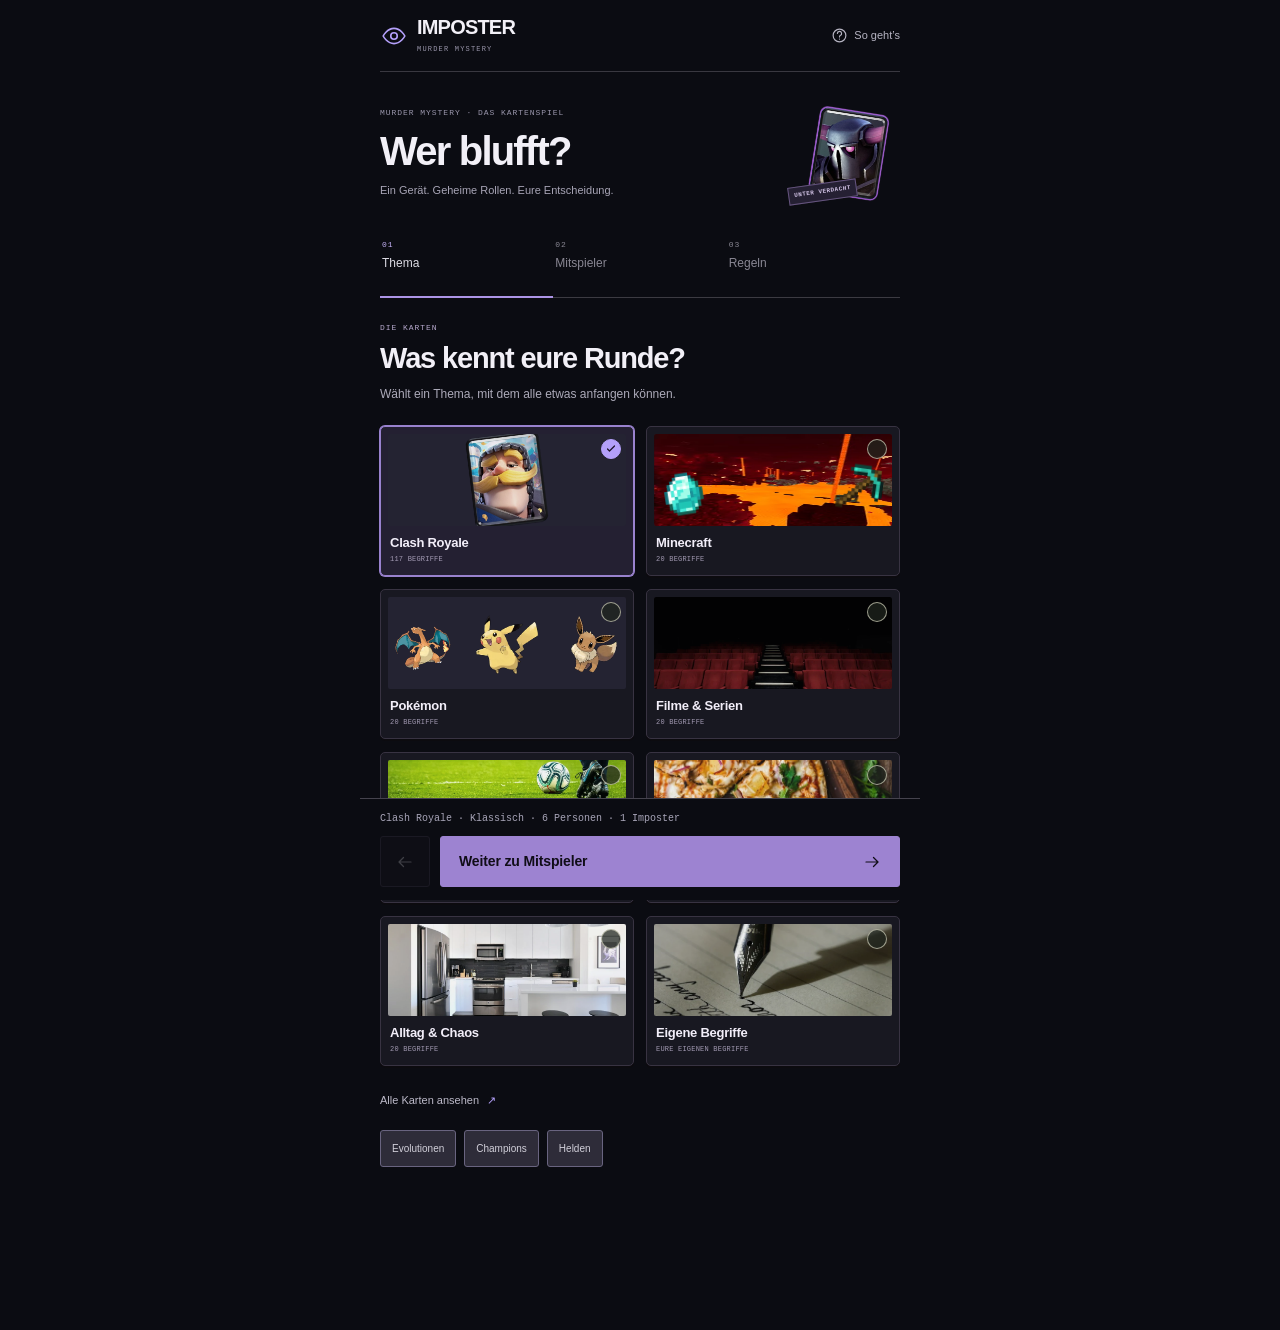
<file: index.html>
<!doctype html>
<html lang="de">
<head>
<meta charset="utf-8">
<meta name="viewport" content="width=device-width, initial-scale=1, viewport-fit=cover, interactive-widget=resizes-content">
<meta name="theme-color" content="#0b0c12">
<meta name="description" content="Ein Begriff, geheime Rollen und jede Menge Verdacht. Spielt Imposter mit Clash Royale, Minecraft, Pokémon, Filmen oder eigenen Begriffen. Gemeinsam an einem Gerät.">
<title>Imposter | Karten auf den Tisch</title>
<link rel="icon" href="assets/favicon.svg" type="image/svg+xml">
<link rel="stylesheet" href="assets/styles.css">
<link rel="stylesheet" href="assets/mobile.css">
<script defer src="assets/theme-art.js"></script>
<script defer src="assets/data.js"></script>
<script defer src="assets/engine.js"></script>
<script defer src="assets/preferences.js"></script>
<script defer src="assets/app.js"></script>
</head>
<body>
<a class="skip" href="#main">Zum Spiel</a>
<svg class="sprite" aria-hidden="true" xmlns="http://www.w3.org/2000/svg"><defs>
<symbol id="eye" viewBox="0 0 24 24"><path d="M2 12s3.5-7 10-7 10 7 10 7-3.5 7-10 7S2 12 2 12Z"/><circle cx="12" cy="12" r="3"/></symbol>
<symbol id="mask" viewBox="0 0 160 120"><path d="M12 29 45 12l35 14 35-14 33 17-8 52-29 25-31-16-31 16L20 81Z"/><path d="m33 48 31 7-10 15-19-5Zm94 0-31 7 10 15 19-5Z"/><path d="m73 71 7-14 7 14M61 89l19-8 19 8"/></symbol>
<symbol id="crown" viewBox="0 0 48 48"><path d="m7 14 9 8L24 8l8 14 9-8-5 23H12Z"/><path d="M13 41h22M17 29h14"/><circle cx="24" cy="7" r="2"/></symbol>
<symbol id="cube" viewBox="0 0 48 48"><path d="m24 5 18 10v20L24 45 6 35V15Z"/><path d="m6 15 18 10 18-10M24 25v20M15 10l18 10"/><path d="M14 23v8l5 3M34 23v8l-5 3"/></symbol>
<symbol id="orb" viewBox="0 0 48 48"><circle cx="24" cy="24" r="19"/><path d="M5 24h12m14 0h12"/><circle cx="24" cy="24" r="7"/><circle cx="24" cy="24" r="2"/></symbol>
<symbol id="film" viewBox="0 0 48 48"><rect x="6" y="6" width="36" height="36" rx="4"/><path d="M14 6v36M34 6v36M6 15h8m-8 9h8m-8 9h8m20-18h8m-8 9h8m-8 9h8m-20-2V17l9 7Z"/></symbol>
<symbol id="ball" viewBox="0 0 48 48"><circle cx="24" cy="24" r="19"/><path d="m24 14 10 7-4 11H18l-4-11Zm0 0V5M14 21l-9-3m13 14-6 8m18-8 6 8m-2-19 9-3"/></symbol>
<symbol id="food" viewBox="0 0 48 48"><path d="M8 22c0-19 32-19 32 0Zm-2 6h36M9 34h30l-2 7H11ZM14 17h1m8-5h1m8 5h1"/></symbol>
<symbol id="bolt" viewBox="0 0 48 48"><path d="M28 4 9 28h13l-2 16 19-25H26Z"/></symbol>
<symbol id="edit" viewBox="0 0 48 48"><path d="m11 32 22-22 7 7-22 22-10 3Zm17-17 7 7M27 41h14"/></symbol>
<symbol id="users" viewBox="0 0 24 24"><circle cx="9" cy="8" r="3"/><path d="M3 20v-3a6 6 0 0 1 12 0v3m2-14a3 3 0 0 1 0 6m1 3a5 5 0 0 1 3 5"/></symbol>
<symbol id="arrow" viewBox="0 0 24 24"><path d="M4 12h16m-6-6 6 6-6 6"/></symbol>
<symbol id="shield" viewBox="0 0 24 24"><path d="m12 3 8 3v6c0 5-8 9-8 9S4 17 4 12V6Z"/><path d="m8 12 3 3 5-6"/></symbol>
<symbol id="clock" viewBox="0 0 24 24"><circle cx="12" cy="13" r="8"/><path d="M9 2h6m-3 3v8l4 2"/></symbol>
<symbol id="x" viewBox="0 0 24 24"><path d="m6 6 12 12M6 18 18 6"/></symbol>
<symbol id="check" viewBox="0 0 24 24"><path d="m5 12 4 4L19 6"/></symbol>
<symbol id="help" viewBox="0 0 24 24"><circle cx="12" cy="12" r="9"/><path d="M9 9a3 3 0 1 1 4 3c-1 .5-1 1-1 2m0 3h.01"/></symbol>
<symbol id="play" viewBox="0 0 24 24"><path d="m8 5 11 7-11 7Z"/></symbol>
<symbol id="pause" viewBox="0 0 24 24"><path d="M8 5v14M16 5v14"/></symbol>
<symbol id="lock" viewBox="0 0 24 24"><rect x="5" y="10" width="14" height="11" rx="3"/><path d="M8 10V7a4 4 0 0 1 8 0v3m-4 5v2"/></symbol>
<symbol id="back" viewBox="0 0 24 24"><path d="M20 12H4m6-6-6 6 6 6"/></symbol>
<symbol id="refresh" viewBox="0 0 24 24"><path d="M20 8a8 8 0 1 0 0 8m0-13v5h-5"/></symbol>
</defs></svg>
<div class="ambient" aria-hidden="true"></div>
<div class="app-shell">
<aside class="sidebar">
 <a class="logo" href="./" aria-label="Imposter Startseite"><span class="logo-mark"><svg><use href="#eye"/></svg></span><span>IMPOSTER<span class="logo-sub">MURDER MYSTERY</span></span></a>
 <div class="side-label micro">IMPOSTER</div>
 <button class="side-item active" id="nav-play"><svg class="icon"><use href="#play"/></svg>Spielen<span class="side-dot"></span></button>
 <button class="side-item" data-help><svg class="icon"><use href="#help"/></svg>So geht’s</button>
 <div class="side-bottom"><div class="device-graphic" aria-hidden="true"><svg class="icon"><use href="#users"/></svg><span>+ + +</span></div><p>Ein Gerät.<br>Alle unter Verdacht.</p><span class="micro">3 BIS 12 PERSONEN · LOKAL</span><a href="https://github.com/TheSimonMC/clashroyale-imposter" class="source-link" target="_blank" rel="noopener noreferrer">Ein Projekt von RcnTV ↗</a></div>
</aside>
<div class="workspace">
<header class="topbar"><div class="breadcrumb micro">SPIELRAUM <span>/</span> <strong id="breadcrumb">NEUE RUNDE</strong></div><button class="how-link" data-help><svg class="icon"><use href="#help"/></svg><span>Spielregeln</span></button><span class="local-badge"><i></i> Gemeinsam an einem Gerät</span></header>
<main id="main" tabindex="-1">
<section id="setup-view" class="view">
 <div class="case-header"><div><span class="case-kicker">MURDER MYSTERY · DAS KARTENSPIEL</span><h1>Wer blufft?</h1><p>Ein Gerät. Geheime Rollen. Eure Entscheidung.</p></div><div class="case-illustration" aria-hidden="true"><img src="assets/images/pekka.webp" alt=""><span class="case-stamp">UNTER VERDACHT</span></div></div>
 <section class="saved-group" id="saved-group" aria-label="Gespeicherte Gruppe" hidden><div class="saved-group-top"><span class="saved-label"><svg class="icon"><use href="#check"/></svg>Gruppe gespeichert</span><button id="edit-saved" class="text-button">Ändern</button></div><p id="saved-names"></p><button id="quick-start" class="button secondary full"><svg class="icon"><use href="#refresh"/></svg>Mit gleicher Gruppe starten</button></section>
 <nav class="setup-progress" aria-label="Runde vorbereiten"><button data-setup-step="0" aria-current="step" aria-controls="step-theme"><span>01</span>Thema</button><button data-setup-step="1" aria-controls="step-group"><span>02</span>Mitspieler</button><button data-setup-step="2" aria-controls="step-rules"><span>03</span>Regeln</button><span class="step-track" aria-hidden="true"><i id="step-indicator"></i></span></nav>
 <p id="setup-error" class="form-error" role="alert" hidden></p>
 <section id="step-theme" class="setup-step" data-step="0" aria-labelledby="theme-title"><div class="step-heading"><span class="case-kicker">DIE KARTEN</span><h2 id="theme-title" tabindex="-1">Was kennt eure Runde?</h2><p>Wählt ein Thema, mit dem alle etwas anfangen können.</p></div><div id="themes" class="theme-grid" role="group" aria-label="Themenwelt wählen"></div><div id="clash-options" class="clash-options"><button type="button" id="view-deck" class="text-button">Alle Karten ansehen <span>↗</span></button><div class="filter-chips"><label><input id="evo" type="checkbox" checked><span>Evolutionen</span></label><label><input id="champions" type="checkbox" checked><span>Champions</span></label><label><input id="heroes" type="checkbox" checked><span>Helden</span></label></div></div><div id="custom-options" class="custom-options" hidden><label for="custom-words">Eure Begriffe</label><p>Ein Begriff pro Zeile. Für Undercover: <code>Pizza | Flammkuchen | Aus dem Ofen</code>. Mindestens 6 verschiedene Begriffe.</p><textarea id="custom-words" rows="6" maxlength="12000" placeholder="Pizza | Flammkuchen | Aus dem Ofen&#10;Kaffee | Espresso | Hilft am Morgen"></textarea><span id="custom-count" class="micro muted">0 BEGRIFFE</span></div></section>
 <section id="step-group" class="setup-step" data-step="1" aria-labelledby="party-title" hidden><div class="step-heading"><span class="case-kicker">DIE VERDÄCHTIGEN</span><h2 id="party-title" tabindex="-1">Wer sitzt am Tisch?</h2><p>Namen eintragen. Beim nächsten Mal stehen sie schon hier.</p></div><div class="group-count"><label for="player-count">Mitspieler</label><div class="stepper"><button type="button" id="players-minus" aria-label="Eine Person weniger">−</button><output id="player-count" aria-live="polite">6</output><button type="button" id="players-plus" aria-label="Eine Person mehr">+</button></div></div><div class="names-label"><span class="micro muted">EURE NAMEN</span><button id="shuffle-names" class="text-button">Mischen <svg class="icon"><use href="#refresh"/></svg></button></div><div id="names" class="names-grid"></div><p class="save-feedback" id="save-feedback" role="status"><svg class="icon"><use href="#check"/></svg><span>Namen bleiben auf diesem Gerät.</span></p></section>
 <section id="step-rules" class="setup-step" data-step="2" aria-labelledby="rules-title" hidden><div class="step-heading"><span class="case-kicker">DIE SPIELREGELN</span><h2 id="rules-title" tabindex="-1">Wie spielt ihr?</h2><p>Für den Anfang passt Klassisch. Die Auswahl bleibt gespeichert.</p></div><div class="mode-list" id="modes" role="group" aria-label="Spielmodus wählen"></div><div class="rule-settings"><div class="rule-setting-row"><div><label for="imposter-count">Imposter</label><p id="imposter-note">Die Imposter bleiben in der Minderheit.</p></div><select id="imposter-count" aria-describedby="imposter-note"></select></div><div class="timer-setting"><label for="timer-setting">Zeit zum Diskutieren</label><select id="timer-setting"><option value="0">Ohne Zeitlimit</option><option value="60">1 Minute</option><option value="180" selected>3 Minuten</option><option value="300">5 Minuten</option></select></div><label class="switch-row" id="hint-setting"><span><strong>Tipp für Imposter</strong><small>Ein fester Hinweis auf den Begriff.</small></span><input type="checkbox" id="hints" checked role="switch"><span class="toggle" aria-hidden="true"></span></label><label class="switch-row"><span><strong>Rollen erst am Ende zeigen</strong><small>Ausgeschiedene bleiben geheim.</small></span><input type="checkbox" id="anonymous" role="switch"><span class="toggle" aria-hidden="true"></span></label></div><button class="text-button rules-help" data-help><svg class="icon"><use href="#help"/></svg>So funktioniert das Spiel</button></section>
 <div class="setup-dock"><p id="start-summary" class="start-summary"></p><div class="dock-actions"><button id="setup-back" class="dock-back" aria-label="Vorheriger Schritt" disabled><svg class="icon"><use href="#back"/></svg></button><button id="setup-next" class="button primary">Weiter zu Mitspieler<svg class="icon"><use href="#arrow"/></svg></button><button id="start-game" class="button primary" hidden>Karten verteilen<svg class="icon"><use href="#arrow"/></svg></button></div></div>
</section>
<section id="reveal-view" class="view game-view" hidden aria-labelledby="turn-title">
 <div class="game-toolbar"><button class="text-button exit-game"><svg class="icon"><use href="#back"/></svg>Zur Lobby</button><span class="phase-pill">01 / ROLLEN VERTEILEN</span><span id="reveal-progress" class="micro muted"></span></div>
 <div class="game-centered"><span class="eyebrow">DAS GERÄT GEHÖRT JETZT</span><h1 id="turn-title" class="player-heading" tabindex="-1"></h1><p class="game-subtitle" id="turn-instruction">Nur du schaust hin. Die anderen drehen sich kurz weg.</p>
 <div class="card-perspective"><button id="secret-card" class="secret-card" aria-label="Gedrückt halten, um deine Rolle anzusehen. Mit Leertaste oder Enter ebenfalls gedrückt halten." aria-describedby="hold-instruction"><span id="secret-cover" class="secret-cover"><span class="secret-micro micro">AKTE · IMPOSTER</span><span class="mystery-question" aria-hidden="true">?</span><span class="confidential-stamp" aria-hidden="true">VERTRAULICH</span><span class="secret-cover-label">Deine Rolle.</span><span class="secret-cover-sub">Gedrückt halten zum Aufdecken</span><span class="secret-lock"><svg class="icon"><use href="#lock"/></svg></span></span><span id="secret-content" class="secret-content" hidden></span></button></div>
 <p class="hold-instruction" id="hold-instruction">Loslassen verdeckt die Karte sofort.</p><button class="text-button accessible-reveal" id="accessible-reveal">Karte per Klick anzeigen</button>
 <button id="next-player" class="button primary next-player" disabled>Gesehen. Weitergeben.<svg class="icon"><use href="#arrow"/></svg></button><div class="handoff-dots" id="handoff-dots" aria-hidden="true"></div>
 </div>
</section>
<section id="discussion-view" class="view game-view" hidden aria-labelledby="discussion-title"><div class="game-toolbar"><button class="text-button exit-game"><svg class="icon"><use href="#back"/></svg>Zur Lobby</button><span class="phase-pill">02 / HINWEISE & VERDACHT</span><span class="micro muted" id="round-number"></span></div><div class="game-centered discussion-centered"><span class="eyebrow" id="discussion-theme"></span><h1 class="stage-heading" id="discussion-title" tabindex="-1">Wer spielt<br><em>euch etwas vor?</em></h1><p class="game-subtitle" id="starter-text"></p><div class="timer-display" id="timer-display"><svg class="timer-ring" viewBox="0 0 180 180" aria-hidden="true"><circle cx="90" cy="90" r="82"/><circle class="timer-ring-fill" cx="90" cy="90" r="82"/></svg><div><span id="time-left" class="timer-digits">03:00</span><span class="micro" id="timer-caption">ZEIT ZUM DISKUTIEREN</span></div></div><div class="timer-actions"><button class="small-button" id="timer-pause"><svg class="icon"><use href="#pause"/></svg><span>Pause</span></button><button class="small-button" id="timer-reset"><svg class="icon"><use href="#refresh"/></svg>Neu starten</button></div><p id="timer-message" class="timer-message" role="status"></p><div id="alive-list" class="alive-list"></div><button id="go-vote" class="button primary">Zur Abstimmung<svg class="icon"><use href="#arrow"/></svg></button><p class="game-note">Noch unsicher? Ihr könnt vor der Auswahl weiterdiskutieren.</p></div></section>
<section id="vote-view" class="view game-view" hidden aria-labelledby="vote-title"><div class="game-toolbar"><button class="text-button" id="back-discussion"><svg class="icon"><use href="#back"/></svg>Weiterdiskutieren</button><span class="phase-pill">03 / GRUPPENENTSCHEIDUNG</span></div><div class="vote-centered"><span class="eyebrow">JETZT WIRD’S ERNST</span><h1 class="stage-heading" id="vote-title" tabindex="-1">Wem vertraut<br><em>ihr nicht mehr?</em></h1><p class="game-subtitle">Stimmt gemeinsam ab. Wählt die Person aus, auf die sich eure Gruppe einigt.</p><div id="vote-grid" class="vote-grid" role="group" aria-label="Person zum Ausschließen auswählen"></div><button id="confirm-vote" class="button danger" disabled>Person auswählen<svg class="icon"><use href="#arrow"/></svg></button><p class="game-note">Die Auswahl allein schließt noch niemanden aus.</p></div></section>
<section id="ejected-view" class="view game-view" hidden aria-labelledby="ejected-title"><div class="game-centered result-centered"><span class="result-emblem" aria-hidden="true"><svg><use href="#eye"/></svg></span><span class="eyebrow">DIE ENTSCHEIDUNG STEHT</span><h1 class="stage-heading player-heading" id="ejected-title" tabindex="-1"></h1><p class="game-subtitle" id="ejected-message"></p><p class="game-note" id="ejected-remaining"></p><button id="continue-round" class="button primary">Weiterdiskutieren<svg class="icon"><use href="#arrow"/></svg></button></div></section>
<section id="result-view" class="view game-view" hidden aria-labelledby="result-title"><div class="game-centered result-centered"><span class="result-emblem" id="result-emblem" aria-hidden="true"><svg><use href="#shield"/></svg></span><span class="eyebrow">RUNDE AUFGELÖST</span><h1 class="stage-heading" id="result-title" tabindex="-1"></h1><p class="game-subtitle" id="result-subtitle"></p><div class="word-recap"><span class="micro muted">DER GESUCHTE BEGRIFF</span><strong id="result-word"></strong><span id="alternate-recap" class="muted"></span></div><div id="result-roster" class="result-roster"></div><button id="play-again" class="button primary full">Neue Runde, gleiche Gruppe.<svg class="icon"><use href="#refresh"/></svg></button><button class="text-button" id="new-setup">Gruppe oder Thema ändern <span>↗</span></button></div></section>
</main>
<footer class="footer"><span class="micro">Ein Spiel von RcnTV</span><span class="micro muted">IMPOSTER <span class="footer-separator">·</span> FAN-PROJEKT</span></footer>
</div></div>
<dialog id="dialog" aria-labelledby="dialog-title"><div class="dialog-head"><span class="eyebrow" id="dialog-eyebrow">IMPOSTER</span><button id="dialog-close" class="icon-button" aria-label="Schließen"><svg class="icon"><use href="#x"/></svg></button></div><h2 id="dialog-title"></h2><div id="dialog-body"></div><div id="dialog-actions" class="dialog-actions"></div></dialog>
<noscript><div class="noscript">Zum Spielen muss JavaScript eingeschaltet sein. Es werden keine Daten an einen Spielserver gesendet.</div></noscript>
</body>
</html>
</file>
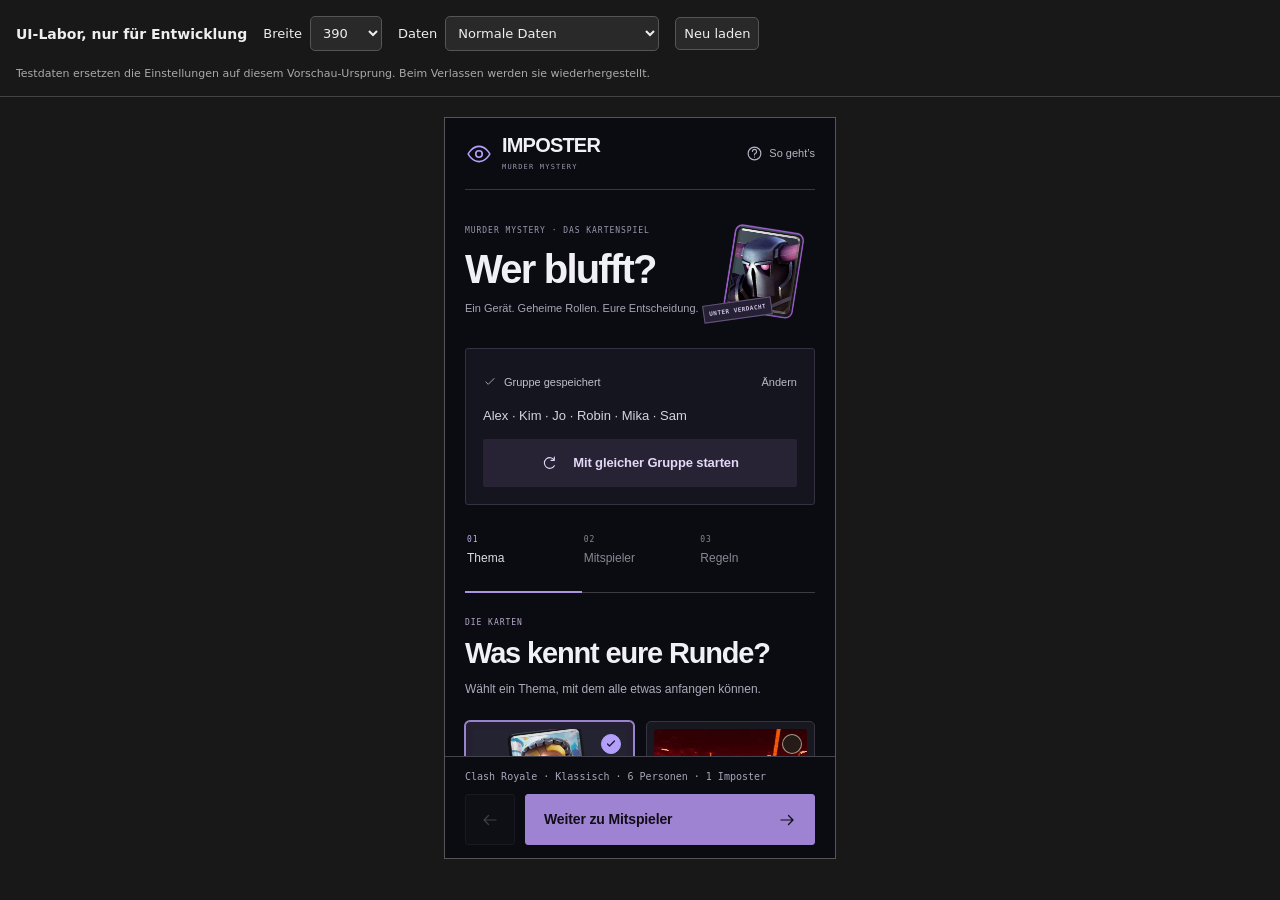
<file: tests/ui-lab.html>
<!doctype html>
<html lang="de"><meta charset="utf-8"><meta name="viewport" content="width=device-width,initial-scale=1"><title>Imposter UI-Labor</title>
<style>html{color-scheme:dark}body{margin:0;background:#181818;color:#eee;font:13px system-ui}header{padding:16px;display:flex;gap:16px;flex-wrap:wrap;align-items:center;border-bottom:1px solid #444}h1{font-size:14px;margin:0}select,button{font:inherit;padding:8px;background:#292929;color:#eee;border:1px solid #555;border-radius:5px}label{display:flex;gap:8px;align-items:center}p{margin:0;color:#aaa;font-size:11px}main{padding:20px;overflow:auto}iframe{display:block;margin:auto;height:740px;border:1px solid #555;background:#0b0c12}a{color:#c4b0ee}</style>
<header><h1>UI-Labor, nur für Entwicklung</h1><label>Breite<select id="width"><option>320</option><option selected>390</option><option>768</option><option>1440</option></select></label><label>Daten<select id="fixture"><option value="demo">Normale Daten</option><option value="worst">12 Personen, lange Namen</option><option value="three">3 Personen</option><option value="duplicates">Doppelte Namen</option><option value="custom">Eigene Begriffe, leer</option></select></label><button id="load">Neu laden</button><p>Testdaten ersetzen die Einstellungen auf diesem Vorschau-Ursprung. Beim Verlassen werden sie wiederhergestellt.</p></header>
<main><iframe id="preview" title="Responsive Spielvorschau" width="390"></iframe></main>
<script>
const key='imposter-after-dark-setup-v1';let old=null;try{old=localStorage.getItem(key)}catch{}
const fixtures={demo:{count:6,names:['Alex','Kim','Jo','Robin','Mika','Sam']},three:{count:3,names:['Alex','Kim','Sam']},worst:{count:12,names:['Aleksandra Wiśniewska','李小龍','Jo','Mohammed Al-Khatib','Éléonore de Villiers','Núria García-López','Maximilian Mustermann','👩🏽‍🚀 Kim','J','Jürgen Groß','O’Connor','Анна Петрова'],imposters:5},duplicates:{count:3,names:['Alex','alex','Kim']},custom:{count:3,names:['Jo','Kim','Sam'],theme:'custom',custom:''}};
function load(){const fixture=fixtures[document.querySelector('#fixture').value];try{localStorage.setItem(key,JSON.stringify({theme:'clash',mode:'classic',imposters:1,timer:180,hints:true,filters:{evo:true,champions:true,heroes:true},...fixture}))}catch{}document.querySelector('#preview').width=document.querySelector('#width').value;document.querySelector('#preview').src='../index.html?ui-lab=1'}
document.querySelector('#width').addEventListener('change',()=>document.querySelector('#preview').width=document.querySelector('#width').value);document.querySelector('#fixture').addEventListener('change',load);document.querySelector('#load').addEventListener('click',load);addEventListener('beforeunload',()=>{try{old===null?localStorage.removeItem(key):localStorage.setItem(key,old)}catch{}});load();
</script></html>
</file>
<file: assets/styles.css>
@layer reset, base, layout, components, motion;
@layer reset {
 *,*::before,*::after{box-sizing:border-box}body,h1,h2,h3,p{margin:0}button,input,select,textarea{font:inherit}button,a,input,select,textarea{-webkit-tap-highlight-color:transparent}button,a{touch-action:manipulation}button{cursor:pointer;color:inherit}button:disabled{cursor:default}button{border:0;background:none}a{color:inherit;text-decoration:none}svg{display:block}button,a{user-select:none;-webkit-user-select:none}[hidden]{display:none!important}button:focus-visible,a:focus-visible,input:focus-visible,textarea:focus-visible,select:focus-visible,[tabindex="-1"]:focus-visible{outline:2px solid var(--accent);outline-offset:5px}button:disabled{opacity:.42}input,textarea{min-width:0}::selection{background:#7856cd;color:white}
}
@layer base {
 :root{color-scheme:dark;--bg:#0b0c12;--panel:#13141d;--panel-deep:#101119;--line:#262632;--line-light:#393545;--text:#f2f0f7;--muted:#9291a5;--faint:#666579;--accent:#b4a0fa;--accent-strong:#9978ec;--red:#f18f9c;--green:#9acaac;--out:cubic-bezier(.23,1,.32,1);--inout:cubic-bezier(.77,0,.175,1)}
 html{scroll-padding-top:28px}body{background:var(--bg);color:var(--text);font-family:Inter,"Segoe UI",Arial,sans-serif;font-size:14px;-webkit-font-smoothing:antialiased;min-height:100dvh;line-height:1.5}button{font-size:inherit}.icon{width:20px;height:20px;flex-shrink:0;fill:none;stroke:currentColor;stroke-width:1.65;stroke-linecap:round;stroke-linejoin:round}.sprite{position:absolute;width:0;height:0;overflow:hidden}.micro{font:10px/1.4 "SFMono-Regular",Consolas,monospace;letter-spacing:.09em}.muted{color:var(--muted)}.eyebrow{font-size:10px;font-weight:600;letter-spacing:.14em;color:var(--accent);display:flex;align-items:center;gap:8px}.eyebrow>span{width:5px;height:5px;background:var(--accent);border-radius:50%}h2{font-size:19px;font-weight:600;letter-spacing:-.04em}h1{font-size:clamp(40px,4.8vw,70px);line-height:1.01;letter-spacing:-.065em;font-weight:850}h1 em{color:var(--accent);font-style:normal}p{color:var(--muted)}input,select,textarea{width:100%;color:var(--text);background:#0d0e15;border:1px solid var(--line);border-radius:8px;min-height:44px;padding:10px 12px;font-size:16px;transition:border-color 160ms}input::placeholder,textarea::placeholder{color:#747384}select{cursor:pointer}label{font-size:12px;color:#c1bece}textarea{resize:vertical;line-height:1.7}.skip{position:fixed;top:-80px;left:20px;z-index:100;background:var(--accent);color:#16101f;padding:12px 20px;border-radius:5px}.skip:focus{top:12px}.ambient{pointer-events:none;position:fixed;inset:0;background:radial-gradient(ellipse at 70% 0%,#34234a1c,transparent 60%);z-index:-1}
}
@layer layout {
 .app-shell{max-width:1640px;margin:auto;display:grid;grid-template-columns:220px minmax(0,1fr);min-height:100dvh}.sidebar{position:sticky;top:0;align-self:start;height:100dvh;border-right:1px solid var(--line);padding:42px 23px;display:flex;flex-direction:column;background:#0b0c12e8}.logo{display:flex;gap:10px;align-items:center;font-size:25px;font-weight:750;line-height:1.1;letter-spacing:-1px}.logo-mark{width:38px;height:38px;border-radius:12px;display:grid;place-items:center;color:var(--accent);background:#a480f014;border:1px solid #b498f524;flex-shrink:0}.logo-mark svg{width:26px;height:26px;fill:none;stroke:currentColor;stroke-width:1.5}.logo-sub{display:block;font-size:8px;letter-spacing:.3em;font-weight:500;color:var(--muted);margin-top:6px}.side-label{color:var(--faint);margin-top:65px;margin-bottom:13px;font-size:9px}.side-item{display:flex;align-items:center;width:100%;gap:12px;padding:14px 15px;font-size:12px;border-radius:8px;text-align:left;color:var(--muted);margin-bottom:7px}.side-item.active{background:#a384ef16;color:var(--accent);border:1px solid #aa8ee61d}.side-item .icon{width:18px;height:18px}.side-dot{width:5px;height:5px;border-radius:50%;background:var(--accent);margin-left:auto}.side-bottom{margin-top:auto;padding:20px 8px 0}.side-bottom p{font-size:17px;line-height:1.4;color:#ccc7d9;font-weight:500;letter-spacing:-.03em;margin:15px 0 12px}.side-bottom .micro{font-size:8px;color:var(--faint)}.device-graphic{display:flex;align-items:center;gap:13px;color:var(--faint)}.device-graphic .icon{width:24px;height:24px;color:var(--accent)}.device-graphic span{letter-spacing:9px;font-size:12px}.source-link{display:block;font-size:9px;color:var(--faint);margin-top:30px}.workspace{min-width:0;padding:0 46px}.topbar{height:104px;display:flex;align-items:center;gap:23px;border-bottom:1px solid var(--line)}.breadcrumb{color:var(--faint);font-size:9px;white-space:nowrap}.breadcrumb span{color:#484455;margin:0 12px}.breadcrumb strong{color:#c4c0cf;font-weight:400}.local-badge{margin-left:auto;font-size:10px;color:#b2adbf;display:flex;align-items:center;gap:7px}.local-badge i{width:5px;height:5px;background:var(--green);border-radius:50%}.how-link{display:none;font-size:11px;color:var(--muted);gap:7px;align-items:center;min-height:44px}.how-link .icon{width:15px;height:15px}.hero{position:relative;overflow:clip;display:grid;grid-template-columns:1.3fr 1fr;min-height:355px;gap:15px;align-items:center;padding:40px 0 42px}.hero h1{margin:19px 0 20px}.hero-copy{min-width:0}.hero-copy>p{font-size:13px;line-height:1.8}.hero-meta{display:flex;gap:22px;margin-top:23px}.hero-meta span{display:flex;gap:6px;align-items:center;font-size:9px;color:var(--muted)}.hero-meta .icon{width:13px;height:13px;color:#b7aec8}.hero-art{height:265px;position:relative;isolation:isolate}.hero-art::before{content:"";position:absolute;inset:-40px -5px;background:radial-gradient(ellipse,#8053d335,transparent 70%);z-index:-1}.orbital{border:1px solid #5d47772e;border-radius:50%;position:absolute;left:50%;top:50%;width:310px;height:245px;transform:translate(-50%,-50%) rotate(-27deg)}.orbit-b{width:360px;height:160px;transform:translate(-50%,-50%) rotate(-27deg)}.hero-cross{position:absolute;color:#75618f;font:20px monospace}.cross-a{top:33px;left:25px}.cross-b{bottom:30px;right:11px}.dossier{width:169px;height:218px;border-radius:15px;position:absolute;left:50%;top:50%;background:linear-gradient(155deg,#282333,#15131d);border:1px solid #73608359;box-shadow:0 16px 35px #0006}.back-dossier{transform:translate(-22%,-53%) rotate(19deg);background:linear-gradient(135deg,#312744,#14141d)}.middle-dossier{transform:translate(-80%,-51%) rotate(-20deg);background:repeating-linear-gradient(45deg,#211b2c,#211b2c 9px,#282033 10px,#282033 11px)}.main-dossier{transform:translate(-50%,-50%) rotate(-3deg);padding:16px;display:flex;flex-direction:column;align-items:center;background:linear-gradient(140deg,#383043,#1c1927 56%,#17151f);box-shadow:0 22px 40px #0007,inset 0 1px #c3a1ef25}.dossier-head{display:flex;align-items:center;justify-content:space-between;width:100%;color:#bcabc9;font:5px monospace;letter-spacing:1px}.dossier-head .icon{width:9px;height:9px}.hero-mask{width:130px;height:105px;margin-top:22px;fill:#a285ce20;stroke:#c5a7f9;stroke-width:1.5;filter:drop-shadow(0 4px 12px #a67be527)}.dossier-foot{width:100%;border-top:1px solid #74617f44;margin-top:auto;padding-top:12px;display:flex;justify-content:space-between;color:#bcabc9;align-items:center;font:6px monospace;letter-spacing:.05em}.dossier-foot b{color:var(--accent);font-size:15px}.art-tag{position:absolute;bottom:-1px;left:50%;transform:translateX(-50%) rotate(-3deg);white-space:nowrap;background:#292030;color:#b3a0c8;border:1px solid #8c67ae38;padding:6px 9px;font:6px monospace;letter-spacing:.12em;border-radius:4px}.setup-layout{display:grid;grid-template-columns:minmax(0,1fr) 340px;gap:30px;padding-bottom:60px;align-items:start}.selection-column{min-width:0}.section-title{display:flex;justify-content:space-between;gap:12px;align-items:center;margin-bottom:19px}.section-title>div{display:flex;gap:10px;align-items:center}.section-title>.micro{font-size:8px}.step-number{font:9px monospace;color:var(--accent);width:23px;height:23px;border:1px solid #af8bef3b;background:#af8bef0b;border-radius:6px;display:grid;place-items:center;flex-shrink:0}.theme-grid{display:grid;grid-template-columns:repeat(2,minmax(0,1fr));gap:11px}.theme-card{min-width:0;padding:0;text-align:left;background:var(--panel-deep);border:1px solid var(--line);border-radius:12px;overflow:hidden;position:relative;transition:border-color 150ms,transform 160ms var(--out)}.theme-card[aria-pressed="true"]{border-color:var(--accent);box-shadow:0 0 0 1px #a98ae21a,inset 0 0 28px #a88ddc08}.theme-card .selection-check{position:absolute;right:11px;top:11px;width:19px;height:19px;border:1px solid #92909944;background:#0b0b14aa;border-radius:50%;z-index:1;display:grid;place-items:center;color:#171123}.selection-check .icon{width:12px;height:12px;opacity:0;stroke-width:2.5}.theme-card[aria-pressed="true"] .selection-check{background:var(--accent);border-color:var(--accent)}.theme-card[aria-pressed="true"] .selection-check .icon{opacity:1}.theme-art{height:100px;display:flex;align-items:center;justify-content:center;position:relative;isolation:isolate;overflow:hidden;background:radial-gradient(ellipse at 50% 120%,color-mix(in srgb,var(--theme) 20%,transparent),transparent 80%)}.theme-art::before{content:"";position:absolute;inset:0;background-image:linear-gradient(#ffffff04 1px,transparent 1px),linear-gradient(90deg,#ffffff04 1px,transparent 1px);background-size:20px 20px;mask-image:radial-gradient(ellipse,black,transparent 80%)}.theme-art::after{content:"";position:absolute;width:75px;height:75px;border:1px solid color-mix(in srgb,var(--theme) 20%,transparent);transform:rotate(45deg);border-radius:15px;z-index:-1}.theme-art>svg{width:54px;height:54px;fill:color-mix(in srgb,var(--theme) 9%,transparent);stroke:var(--theme);stroke-width:1.4;stroke-linecap:round;stroke-linejoin:round;filter:drop-shadow(0 7px 10px #0007);transform:rotate(-7deg);transition:transform 200ms var(--out)}.theme-art .art-index{position:absolute;left:12px;top:12px;color:var(--theme);opacity:.45;font:8px monospace}.theme-copy{padding:13px 13px 14px;border-top:1px solid #ffffff05;display:flex;flex-direction:column;gap:4px}.theme-copy strong{font-size:12px;font-weight:600;overflow-wrap:anywhere;letter-spacing:-.02em}.theme-copy small{font-size:9px;color:var(--muted);line-height:1.4}.theme-copy .theme-count{font-size:8px;font-family:monospace;color:var(--theme);margin-top:4px;opacity:.9}.clash-options{padding:17px 0 0;display:flex;align-items:center;gap:12px;flex-wrap:wrap}.clash-options>.micro{font-size:8px}.filter-chips{display:flex;gap:6px;flex-wrap:wrap}.filter-chips label{position:relative;font-size:9px;cursor:pointer;min-height:35px;display:flex;align-items:center}.filter-chips input{position:absolute;opacity:0;width:1px;height:1px;min-height:0}.filter-chips span{border:1px solid var(--line);border-radius:5px;padding:7px 9px;color:var(--muted);display:block}.filter-chips input:checked+span{color:#c4b1f0;background:#9e7ce315;border-color:#9678cb55}.filter-chips input:focus-visible+span{outline:2px solid var(--accent);outline-offset:3px}.custom-options{margin-top:17px;padding:18px;background:var(--panel);border:1px solid var(--line);border-radius:10px}.custom-options label{font-weight:600;color:var(--text)}.custom-options p{font-size:11px;margin:8px 0 12px;line-height:1.7}.custom-options code{color:#cbb9ec;font-size:10px;overflow-wrap:anywhere}.custom-options textarea{margin-bottom:7px}.mode-title{margin-top:32px}.mode-list{display:flex;flex-direction:column;gap:9px}.mode-option{display:flex;align-items:center;gap:13px;border:1px solid var(--line);padding:14px;background:var(--panel-deep);border-radius:9px;text-align:left;transition:border-color 150ms}.mode-radio{width:16px;height:16px;border-radius:50%;border:1px solid #565166;flex-shrink:0;display:grid;place-items:center}.mode-radio::after{content:"";width:6px;height:6px;border-radius:50%;background:var(--accent);opacity:0}.mode-option[aria-pressed="true"]{background:#a186e80d;border-color:#8f73bf66}.mode-option[aria-pressed="true"] .mode-radio{border-color:var(--accent)}.mode-option[aria-pressed="true"] .mode-radio::after{opacity:1}.mode-option strong{display:block;font-size:12px;font-weight:600}.mode-option small{display:block;font-size:10px;color:var(--muted);line-height:1.6;margin-top:3px}.mode-badge{margin-left:auto;font:8px monospace;padding:3px 5px;border:1px solid var(--line);border-radius:4px;flex-shrink:0;color:var(--muted)}.quick-guide{display:flex;gap:10px;align-items:start;margin-top:23px;flex-wrap:wrap}.quick-guide>.icon{color:var(--accent);width:16px;height:16px;margin-top:2px}.quick-guide p{flex:1;min-width:160px;font-size:10px;line-height:1.8}.quick-guide .text-button{margin-left:26px;font-size:10px;min-height:30px}.text-button{display:inline-flex;align-items:center;gap:8px;color:var(--muted);font-size:11px;min-height:38px;padding:0}.text-button .icon{width:14px;height:14px}.text-button>span:last-child{color:var(--accent)}
 .config-panel{border:1px solid #35303f;background:linear-gradient(145deg,#1a1722,var(--panel) 38%);border-radius:14px;position:sticky;top:24px;overflow:hidden}.config-head{display:flex;gap:12px;align-items:center;padding:23px 23px 20px;border-bottom:1px solid var(--line)}.config-head h2{font-size:22px;margin-top:3px}.config-head .micro{font-size:8px}.config-head>.icon{margin-left:auto;color:var(--faint)}.config-body{padding:22px}.number-settings{display:grid;grid-template-columns:1fr 1fr;gap:16px}.number-settings label,.timer-setting label{display:block;margin-bottom:8px;font-size:11px}.stepper{display:flex;align-items:center;justify-content:space-between;background:#0d0e15;border:1px solid var(--line);border-radius:8px;height:44px}.stepper button{width:38px;height:42px;color:#c0b2da;font-size:18px}.stepper output{font-size:15px;font-weight:600;font-variant-numeric:tabular-nums}.number-settings select{font-size:14px}.field-note{font-size:9px;margin-top:10px;color:var(--faint)}.names-label{display:flex;align-items:center;justify-content:space-between;margin:20px 0 10px;gap:6px}.names-label .micro{font-size:8px}.names-label .text-button{font-size:8px;min-height:28px;gap:5px}.names-label .icon{width:10px;height:10px}.names-grid{display:grid;grid-template-columns:1fr 1fr;gap:8px}.name-field{position:relative;min-width:0}.name-field label{position:absolute;width:1px;height:1px;overflow:hidden;clip-path:inset(50%)}.name-field .name-number{position:absolute;left:11px;top:15px;color:var(--faint);font:9px monospace;pointer-events:none}.name-field input{padding-left:31px;font-size:12px;height:42px;min-height:42px;text-overflow:ellipsis}.config-divider{height:1px;background:var(--line);margin:21px 0 15px}.switch-row{display:flex;align-items:center;gap:8px;position:relative;cursor:pointer;margin:0 0 16px;min-height:37px}.switch-row>span:first-child{flex:1;min-width:0}.switch-row strong{font-weight:500;font-size:10px;display:block;color:#d1cbdc}.switch-row small{display:block;font-size:9px;color:var(--muted);margin-top:3px;line-height:1.6}.switch-row input{position:absolute;opacity:0;width:1px;height:1px;min-height:0;right:0}.toggle{display:block;width:31px;height:18px;border:1px solid #48414f;border-radius:99px;background:#26212e;padding:2px;flex-shrink:0;transition:background-color 160ms}.toggle::after{content:"";display:block;width:12px;height:12px;background:#90869d;border-radius:50%;transform:translateX(0);transition:transform 160ms var(--out),background-color 160ms}.switch-row input:checked+.toggle{background:#b4a0fa;border-color:#b4a0fa}.switch-row input:checked+.toggle::after{transform:translateX(12px);background:#1c1526}.switch-row input:focus-visible+.toggle{outline:2px solid var(--accent);outline-offset:5px}.timer-setting{display:flex;align-items:center;gap:10px;margin-top:21px}.timer-setting label{font-size:10px;flex:1;margin:0}.timer-setting select{width:133px;font-size:11px;min-height:40px;padding:8px}.start-summary{font:9px monospace;color:var(--muted);margin:23px 0 11px;line-height:1.6}.button{display:inline-flex;align-items:center;justify-content:center;gap:16px;min-height:48px;border-radius:8px;padding:14px 20px;font-size:12px;font-weight:650;letter-spacing:-.01em;transition:transform 150ms var(--out),background-color 160ms,opacity 160ms}.primary{background:#b49af1;color:#1b112c;box-shadow:0 3px 20px #9660ed0c,inset 0 1px #e9dfff5c}.primary .icon{width:17px;height:17px}.danger{background:#ef96a4;color:#311119}.secondary{background:#27222f;color:#d4c9e2;border:1px solid #494052}.full{width:100%}.privacy-note{display:flex;gap:5px;align-items:center;justify-content:center;font-size:8px;line-height:1.7;color:var(--faint);margin-top:12px;text-align:center}.privacy-note .icon{width:10px;height:10px}.form-error{padding:11px 12px;background:#f1788f0b;border:1px solid #e5798e3b;color:#f1a6b3;border-radius:7px;font-size:11px;margin-top:20px;overflow-wrap:anywhere}.footer{padding:22px 0 30px;border-top:1px solid var(--line);display:flex;justify-content:space-between;gap:15px}.footer .micro{font-size:8px;color:var(--faint)}.footer-separator{margin:0 7px}
 .game-view{padding-top:30px;min-height:calc(100dvh - 171px)}.game-toolbar{display:flex;align-items:center;justify-content:space-between;gap:18px}.phase-pill{font:8px monospace;letter-spacing:.08em;border:1px solid #9e7bd62e;background:#9e7bd60b;color:#b9a7d4;border-radius:30px;padding:8px 12px}.game-toolbar>.micro{font-size:9px}.game-centered{text-align:center;max-width:600px;margin:50px auto 65px;display:flex;flex-direction:column;align-items:center}.game-centered>.eyebrow{justify-content:center;margin-bottom:13px}.player-heading{font-size:clamp(32px,5vw,56px);letter-spacing:-.05em;line-height:1.15;max-width:100%;overflow-wrap:anywhere}.game-subtitle{font-size:13px;line-height:1.8;max-width:420px;margin:17px auto 28px;overflow-wrap:anywhere}.secret-card{position:relative;width:244px;height:324px;border-radius:19px;padding:0;border:1px solid #83709666;background:linear-gradient(150deg,#33293f,#191620 65%);box-shadow:0 18px 45px #0007,inset 0 1px #c6b2d829;touch-action:none;-webkit-user-select:none;user-select:none;overflow:hidden;transition:transform 160ms var(--out),border-color 160ms}.secret-cover,.secret-content{display:flex;position:absolute;inset:0;flex-direction:column;align-items:center;padding:23px 18px;justify-content:center}.secret-cover::before{content:"";position:absolute;inset:10px;border:1px solid #91719e25;border-radius:12px;pointer-events:none}.secret-micro{font-size:7px;color:#b5a2c9;position:absolute;top:28px}.secret-mask{width:158px;height:119px;fill:#b59ae711;stroke:#c8acf0;stroke-width:1.2;margin:10px 0 12px}.secret-cover-label{font-size:20px;font-weight:650;letter-spacing:-.04em}.secret-cover-sub{font-size:9px;color:#a194b3;margin-top:7px}.secret-lock{position:absolute;bottom:25px;color:#9281a7}.secret-lock .icon{width:14px;height:14px}.secret-card.revealed{border-color:#ac8fe4}.secret-content{background:radial-gradient(ellipse at top,#372b4c,#17151e 75%);gap:15px;z-index:1}.secret-content.danger-card{background:radial-gradient(ellipse at top,#4a2635,#1e141b 75%);color:#f4adbb}.secret-role{font-size:9px;letter-spacing:.1em;color:var(--accent)}.danger-card .secret-role{color:var(--red)}.secret-word{font-size:27px;font-weight:750;letter-spacing:-.045em;line-height:1.2;overflow-wrap:anywhere;max-width:100%}.secret-content .secret-icon{width:65px;height:65px;color:var(--accent);fill:none;stroke:currentColor;stroke-width:1.3}.secret-content img{height:120px;max-width:155px;object-fit:contain}.secret-hint{font-size:12px;line-height:1.6;background:#0003;border:1px solid #f292a233;padding:10px 15px;border-radius:6px}.secret-hint small{display:block;font-size:8px;letter-spacing:.08em;color:#cb8b9b;margin-bottom:3px}.secret-safe{font-size:9px;color:var(--muted)}.hold-instruction{font-size:10px;margin-top:17px;color:var(--muted)}.accessible-reveal{font-size:9px;min-height:30px;color:var(--faint);text-decoration:underline;text-underline-offset:3px}.next-player{margin-top:18px;min-width:244px}.handoff-dots{display:flex;gap:6px;margin-top:25px;flex-wrap:wrap;justify-content:center}.handoff-dots i{width:5px;height:5px;border-radius:50%;background:var(--line-light)}.handoff-dots i.done{background:#695387}.handoff-dots i.current{background:var(--accent)}.stage-heading{font-size:clamp(38px,5vw,62px);line-height:1.05;letter-spacing:-.055em}.timer-display{width:180px;height:180px;position:relative;display:grid;place-items:center;margin:8px 0 18px}.timer-ring{position:absolute;inset:0;width:100%;height:100%;transform:rotate(-90deg);fill:none;stroke:var(--line);stroke-width:1.5}.timer-ring-fill{stroke:var(--accent);stroke-width:2;stroke-dasharray:515.221;stroke-dashoffset:0;stroke-linecap:round}.timer-display>div{display:flex;align-items:center;flex-direction:column;gap:5px}.timer-digits{font-size:42px;line-height:1;font-weight:450;letter-spacing:-.04em;font-variant-numeric:tabular-nums}.timer-display .micro{font-size:6px;color:var(--faint);letter-spacing:.07em}.timer-display.expired .timer-digits{color:var(--red)}.timer-display.expired .timer-ring-fill{stroke:var(--red)}.timer-actions{display:flex;gap:8px}.small-button{display:flex;align-items:center;justify-content:center;gap:7px;border:1px solid var(--line);background:var(--panel);padding:9px 13px;border-radius:6px;font-size:10px;min-height:40px}.small-button .icon{width:13px;height:13px}.timer-message{min-height:20px;font-size:11px;margin-top:11px}.alive-list{display:flex;gap:7px;justify-content:center;flex-wrap:wrap;max-width:430px;margin:20px 0 28px}.person-chip{display:inline-flex;align-items:center;gap:7px;border:1px solid var(--line);background:var(--panel);padding:7px 10px;border-radius:6px;font-size:10px;max-width:100%;overflow-wrap:anywhere;min-width:0}.person-chip::before{content:"";width:5px;height:5px;border-radius:50%;background:var(--player-color);flex-shrink:0}.game-note{font-size:10px;line-height:1.7;margin-top:15px;max-width:450px}.vote-centered{max-width:600px;margin:65px auto;text-align:center}.vote-centered>.eyebrow{justify-content:center;margin-bottom:18px}.vote-grid{display:grid;grid-template-columns:repeat(2,minmax(0,1fr));gap:10px;margin:35px 0 28px;text-align:left}.vote-button{display:flex;align-items:center;gap:13px;min-width:0;border:1px solid var(--line);border-radius:10px;background:var(--panel);padding:17px;text-align:left;transition:background-color 150ms,border-color 150ms}.avatar{width:34px;height:34px;border-radius:9px;background:color-mix(in srgb,var(--player-color) 12%,transparent);border:1px solid color-mix(in srgb,var(--player-color) 24%,transparent);color:var(--player-color);display:grid;place-items:center;flex-shrink:0;font-size:12px;font-weight:650}.vote-button .vote-name{font-size:12px;font-weight:550;overflow-wrap:anywhere;min-width:0;flex:1}.vote-button .vote-check{width:18px;height:18px;border:1px solid var(--line-light);border-radius:50%;display:grid;place-items:center;flex-shrink:0}.vote-check .icon{width:12px;height:12px;opacity:0}.vote-button[aria-pressed="true"]{border-color:var(--red);background:#ed899a0b}.vote-button[aria-pressed="true"] .vote-check{background:var(--red);color:#251219;border-color:var(--red)}.vote-button[aria-pressed="true"] .vote-check .icon{opacity:1}.result-centered{max-width:480px;margin-top:85px}.result-emblem{width:95px;height:95px;border-radius:26px;background:radial-gradient(ellipse at top,#b495ed25,#b495ed07);border:1px solid #a789cd30;color:var(--accent);display:grid;place-items:center;transform:rotate(-7deg);margin-bottom:38px}.result-emblem svg{width:50px;height:50px;fill:none;stroke:currentColor;stroke-width:1.2;transform:rotate(7deg)}.result-centered>.game-note{margin:0 0 25px}.word-recap{width:100%;border:1px solid var(--line);border-radius:10px;background:var(--panel);display:flex;flex-direction:column;gap:8px;padding:22px;margin:0 0 15px}.word-recap .micro{font-size:8px}.word-recap strong{font-size:26px;letter-spacing:-.04em;overflow-wrap:anywhere}.word-recap>span:last-child{font-size:11px;overflow-wrap:anywhere}.result-roster{display:flex;flex-direction:column;gap:7px;width:100%;margin:7px 0 27px}.result-person{display:flex;gap:11px;align-items:center;padding:10px 12px;background:var(--panel-deep);border:1px solid var(--line);border-radius:7px;text-align:left;min-width:0}.result-person .avatar{width:28px;height:28px;font-size:9px}.result-person>span:nth-child(2){font-size:11px;overflow-wrap:anywhere;flex:1;min-width:0}.role-tag{font-size:8px;color:var(--muted);flex-shrink:0;border:1px solid var(--line);border-radius:4px;padding:3px 5px}.role-tag.imposter{color:#efacb9;border-color:#de83993b;background:#de83990a}.result-centered>.text-button{margin-top:17px}
 dialog{background:#18151f;color:var(--text);border:1px solid #4b3e5c;box-shadow:0 25px 90px #000a;border-radius:16px;padding:28px;width:min(470px,calc(100% - 32px));max-height:calc(100dvh - 44px);overflow:auto}dialog::backdrop{background:#05050bd9;backdrop-filter:blur(4px)}.dialog-head{display:flex;justify-content:space-between;align-items:center;margin-bottom:18px}.dialog-head .eyebrow{font-size:8px}.icon-button{width:34px;height:34px;display:grid;place-items:center;border:1px solid var(--line-light);border-radius:7px;color:var(--muted)}.icon-button .icon{width:16px;height:16px}dialog h2{font-size:27px;letter-spacing:-.045em;line-height:1.15;margin-bottom:17px;overflow-wrap:anywhere}#dialog-body{font-size:12px;line-height:1.8;color:#aaa1b6}#dialog-body p+p{margin-top:10px}#dialog-body strong{font-weight:550;color:#d5c8e3}.dialog-actions{display:flex;gap:10px;justify-content:end;margin-top:25px;flex-wrap:wrap}.dialog-actions .button{min-height:43px;font-size:11px;padding:12px 17px}.rules-steps{display:flex;flex-direction:column;gap:17px;margin:20px 0}.rule-step{display:flex;gap:12px;align-items:start}.rule-step .step-number{margin-top:3px}.rule-step strong{display:block}.rule-step p{font-size:11px}.noscript{position:fixed;inset:20px;z-index:100;background:var(--panel);border:1px solid var(--accent);padding:40px;display:grid;place-items:center}
 @media(min-width:1450px){.workspace{padding-inline:60px}.hero{min-height:390px}.hero-art{height:285px}.setup-layout{grid-template-columns:minmax(0,1fr) 370px;gap:36px}.theme-art{height:115px}.hero h1{font-size:76px}.theme-copy strong{font-size:14px}.theme-copy small{font-size:10px}.theme-card .theme-count{font-size:9px}.theme-copy{padding:15px 17px}.config-body{padding:25px}.name-field input{font-size:14px}}
 @media(max-width:1180px){.app-shell{grid-template-columns:175px minmax(0,1fr)}.sidebar{padding-inline:17px}.logo{font-size:22px;gap:7px}.logo-mark{width:31px;height:34px}.logo-sub{font-size:7px}.workspace{padding-inline:28px}.hero h1{font-size:49px}.hero-meta{gap:12px}.hero-meta span{font-size:8px}.hero-art{transform:scale(.9);transform-origin:center right}.setup-layout{grid-template-columns:minmax(0,1fr) 300px;gap:20px}.config-body{padding:18px}.config-head{padding:19px 18px}.section-title{align-items:start}.section-title>.micro{display:none}h2{font-size:17px}.theme-copy{padding:12px 10px}.theme-copy small{font-size:8px}.theme-art{height:85px}.theme-art>svg{width:47px;height:47px}.hero-copy>p{font-size:12px}.names-grid{gap:7px}.name-field input{font-size:11px}.names-label .text-button{font-size:7px}.local-badge{font-size:9px}.breadcrumb{font-size:8px}.side-bottom .micro{font-size:7px}}
 @media(max-width:960px){.app-shell{grid-template-columns:minmax(0,1fr)}.sidebar{height:auto;position:relative;border-right:0;border-bottom:1px solid var(--line);padding:22px 28px;flex-direction:row;align-items:center;gap:25px}.side-label,.side-bottom{display:none}.sidebar .side-item{width:auto;margin:0;min-height:42px;padding:10px 15px}.sidebar .side-item.active{margin-left:auto}.sidebar .side-item:last-of-type{padding-right:0}.logo{font-size:24px}.logo-sub{font-size:7px}.workspace{padding-inline:32px}.topbar{height:66px}.hero{min-height:330px;padding:30px 0}.hero h1{font-size:58px}.hero-art{transform:scale(.93)}.setup-layout{grid-template-columns:minmax(0,1fr) 320px;gap:25px}.hero-meta span{font-size:9px}.theme-art{height:95px}.game-view{min-height:calc(100dvh - 230px)}.side-item .side-dot{display:none}.footer{margin-top:0}.hero-copy>p{font-size:13px}}
 @media(max-width:740px){.workspace{padding-inline:22px}.sidebar{padding:18px 22px}.sidebar .side-item{display:none}.logo{font-size:23px}.logo-mark{height:33px;width:33px}.sidebar{border-bottom:0;padding-bottom:4px}.topbar{height:57px}.how-link{display:flex;margin-left:auto}.local-badge{display:none}.breadcrumb{font-size:8px}.breadcrumb span{margin-inline:7px}.hero{grid-template-columns:minmax(0,1fr);gap:0;padding:32px 0 25px;min-height:0}.hero-copy{position:relative;z-index:2}.hero h1{font-size:clamp(39px,8.6vw,61px);margin:18px 0}.hero .eyebrow{font-size:8px}.hero-copy>p{font-size:12px}.hero-meta{margin-top:18px;gap:15px;flex-wrap:wrap}.hero-meta span{font-size:8px}.hero-art{height:250px;width:300px;max-width:100%;justify-self:center;margin-top:20px;transform:scale(.96)}.hero-art::before{inset:-20px}.setup-layout{grid-template-columns:minmax(0,1fr);gap:30px;padding-bottom:38px}.theme-grid{grid-template-columns:repeat(2,minmax(0,1fr));gap:10px}.theme-art{height:105px}.theme-copy{padding:13px}.theme-copy strong{font-size:13px}.theme-copy small{font-size:9px}.theme-copy .theme-count{font-size:8px}.theme-art>svg{width:56px;height:56px}.section-title{align-items:center;margin-bottom:17px}.section-title h2{font-size:20px}.section-title>.micro{display:block;font-size:7px}.clash-options{gap:7px}.clash-options>.micro{font-size:7px}.filter-chips label{font-size:9px}.mode-title{margin-top:29px}.mode-option{padding:17px 15px}.mode-option strong{font-size:13px}.mode-option small{font-size:11px}.mode-badge{font-size:8px}.quick-guide p{font-size:11px}.quick-guide .text-button{font-size:11px}.config-panel{position:relative;top:0}.config-head{padding:23px}.config-body{padding:23px}.config-head h2{font-size:25px}.number-settings{gap:20px}.number-settings label,.timer-setting label{font-size:12px}.name-field input{font-size:16px;min-height:46px;height:46px;padding-left:34px}.name-field .name-number{top:18px}.names-grid{gap:10px}.names-label .micro{font-size:9px}.names-label .text-button{font-size:9px;min-height:38px}.switch-row{min-height:44px;margin-bottom:18px}.switch-row strong{font-size:12px}.switch-row small{font-size:10px}.timer-setting select{font-size:12px;min-height:44px}.privacy-note{font-size:9px}.start-summary{font-size:10px}.button{font-size:13px;min-height:50px}.config-divider{margin-block:23px}.footer{padding:20px 0 26px;flex-direction:column;gap:9px}.footer .micro{font-size:7px}.game-view{padding-top:22px;min-height:calc(100dvh - 230px)}.game-toolbar{gap:9px;flex-wrap:wrap}.game-toolbar .text-button{font-size:10px}.phase-pill{font-size:7px;padding:7px 9px}.game-toolbar>.micro{font-size:8px}.game-centered{margin-top:42px}.game-subtitle{font-size:12px;margin:16px auto 24px}.game-centered>.eyebrow{font-size:9px}.secret-card{width:235px;height:310px}.stage-heading{font-size:clamp(34px,8vw,48px)}.discussion-centered{margin-top:50px}.vote-centered{margin-top:42px}.vote-button{padding:12px;gap:9px}.vote-button .avatar{width:29px;height:29px;font-size:10px}.vote-button .vote-name{font-size:11px}.vote-check{display:none!important}.result-centered{margin-top:55px}.result-emblem{width:78px;height:78px;border-radius:22px;margin-bottom:28px}.result-emblem svg{width:42px;height:42px}.result-roster{margin-top:0}.accessible-reveal{font-size:10px;min-height:38px}.timer-digits{font-size:40px}.secret-word{font-size:25px}.player-heading{font-size:clamp(30px,7vw,48px)}}
 @media(max-width:360px){.workspace{padding-inline:16px}.sidebar{padding-inline:16px}.hero h1{font-size:clamp(31px,10.4vw,37px)}.hero-meta{gap:10px}.hero-meta span{font-size:7px}.hero-art{height:235px;transform:scale(.87)}.theme-copy{padding:11px}.theme-copy small{font-size:8px}.theme-copy strong{font-size:12px}.section-title h2{font-size:18px}.section-title>.micro{display:none}.config-body{padding:18px}.config-head{padding:20px 18px}.names-label .text-button{font-size:8px}.vote-grid{gap:7px}.vote-button{padding:11px 9px}.vote-button .avatar{width:24px;height:26px}.mode-badge{display:none}.theme-art{height:90px}}
}
@layer motion {
 @media(hover:hover) and (pointer:fine){.side-item:not(.active):hover,.text-button:hover,.how-link:hover{color:var(--text)}.theme-card:hover{border-color:#7c6b96;transform:translateY(-2px)}.theme-card:hover .theme-art>svg{transform:rotate(0deg) translateY(-2px)}.mode-option:hover{border-color:#72617e}.primary:not(:disabled):hover{background:#c4adff}.vote-button:hover{border-color:#8c718f}.icon-button:hover{color:var(--text)}.source-link:hover{color:var(--accent)}}
 .button:not(:disabled):active,.small-button:active,.theme-card:active,.mode-option:active,.stepper button:not(:disabled):active{transform:scale(.97)}
 .view{opacity:1;transform:translateY(0);transition:opacity 220ms var(--out),transform 220ms var(--out)}
 @starting-style{.view:not([hidden]){opacity:0;transform:translateY(8px)}}
 dialog[open]{opacity:1;transform:translateY(0) scale(1);transition:opacity 200ms var(--out),transform 200ms var(--out)}
 @starting-style{dialog[open]{opacity:0;transform:translateY(8px) scale(.97)}}
 .keyboard .view,.keyboard dialog[open]{transition:none}.keyboard .view,.keyboard dialog[open]{transform:none}
 @media(prefers-reduced-motion:reduce){*,*::before,*::after{animation:none!important;transition-duration:0ms!important;scroll-behavior:auto!important}.view,dialog[open]{transform:none!important}.theme-card:hover,.theme-card:hover .theme-art>svg{transform:none}}
}

/* Tabletop presentation: real card artwork, restrained chrome, physical card faces. */
@layer tabletop {
 :root{--bg:#101214;--panel:#191c20;--panel-deep:#15181b;--line:#303338;--line-light:#45474a;--text:#edece7;--muted:#a6a7a5;--faint:#7e8283;--accent:#e7bf76;--accent-strong:#dcad58;--red:#e99988}
 body{font-family:"Segoe UI",Arial,sans-serif}.ambient{background:none}.app-shell{display:block;max-width:1180px;padding:0 34px}.sidebar{position:static;height:96px;display:flex;flex-direction:row;align-items:center;gap:20px;border:0;border-bottom:1px solid var(--line);background:none;padding:0}.side-label,.side-bottom,.sidebar .side-item.active{display:none}.sidebar .side-item{display:flex;width:auto;margin:0 0 0 auto;padding:12px 0;font-size:12px}.logo{font-size:24px;letter-spacing:-.9px;font-weight:800;gap:12px}.logo-mark{background:none;border:0;color:var(--accent);width:30px;height:36px}.logo-sub{letter-spacing:.14em;font-size:8px;margin-top:7px;color:#9c9c94}.workspace{padding:0}.topbar{display:none}.hero{min-height:330px;padding:35px 0 38px;grid-template-columns:1fr 1fr;gap:15px;overflow:clip}.hero .eyebrow{display:none}.hero h1{font-size:clamp(46px,5.7vw,72px);font-weight:750;line-height:1.03;letter-spacing:-.05em;margin:0 0 21px}.hero h1 em{color:var(--accent)}.hero-copy>p{font-size:14px;line-height:1.8;color:#b1b2ad}.hero-meta{gap:20px;margin-top:24px}.hero-meta span{font-size:10px}.hero-meta .icon{color:#a8ada9}.hero-art{height:280px;transform:none;perspective:900px;max-width:100%;isolation:isolate}.hero-art::before{display:none}.table-ring{width:360px;max-width:90%;height:125px;position:absolute;left:50%;bottom:5px;transform:translateX(-50%) rotate(-6deg);border-radius:50%;background:radial-gradient(ellipse,#b49d7140,transparent 70%)}.table-card{position:absolute;width:178px;height:214px;object-fit:contain;top:20px;left:50%;filter:drop-shadow(0 18px 11px #0008)}.table-left{transform:translateX(-112%) translateY(15px) rotate(-19deg) rotateY(12deg)}.table-right{transform:translateX(12%) translateY(15px) rotate(19deg) rotateY(-12deg)}.table-center{transform:translateX(-50%) rotate(-3deg) translateZ(45px);width:190px;height:228px;z-index:1;top:6px}.table-note{position:absolute;left:0;right:0;bottom:0;text-align:center;font:8px monospace;letter-spacing:.13em;color:#9a9486}
 .setup-layout{grid-template-columns:minmax(0,1fr) 350px;gap:35px}.section-title{margin-bottom:16px}.section-title .step-number,.config-head>.step-number{display:none}.section-title h2{font-size:21px;font-weight:550;letter-spacing:-.03em}.section-title>.micro{color:#878b87;font-size:8px}.theme-card{background:#181b1e;border-color:#35383b;border-radius:8px;box-shadow:none}.theme-card[aria-pressed="true"]{border-color:#e7bf76;box-shadow:0 0 0 1px #e7bf7625}.theme-art{height:133px;background:#242a28;display:block}.theme-art::before,.theme-art::after,.art-index{display:none}.theme-art>img{display:block;width:100%;height:100%;object-fit:cover;opacity:.88;transition:transform 200ms var(--out),opacity 160ms}.theme-card[aria-pressed="true"] .theme-art>img{opacity:1}.theme-card[data-theme="clash"] .theme-art{background:#273442}.theme-card[data-theme="clash"] .theme-art>img{object-fit:contain;transform:scale(1.25) rotate(-10deg);object-position:center 24%;filter:drop-shadow(0 7px 7px #0007)}.theme-card[data-theme="pokemon"] .theme-art{background:#413527}.theme-card[data-theme="pokemon"] .theme-art>img{object-fit:contain;transform:scale(1.2);object-position:center 30%;filter:drop-shadow(0 7px 7px #0007)}.theme-card[data-theme="minecraft"] .theme-art{background:#263e2b}.theme-card[data-theme="minecraft"] .theme-art>img{object-fit:contain;image-rendering:pixelated;width:105px;height:105px;margin:auto;position:relative;top:14px;filter:drop-shadow(0 9px 5px #0007)}.theme-art-fallback{height:100%;display:grid;place-items:center;color:var(--accent);font-size:18px}.theme-copy{padding:13px 15px;border-top:1px solid #ffffff08}.theme-copy strong{font-size:14px;font-weight:600}.theme-copy small{display:none}.theme-copy .theme-count{font-size:8px;color:#9b9d96;margin-top:2px}.theme-card .selection-check{width:21px;height:21px;right:11px;top:11px;background:#161a1ed9;border-color:#ffffff55}.theme-card[aria-pressed="true"] .selection-check{background:var(--accent);border-color:var(--accent)}.clash-options{justify-content:space-between;gap:10px;padding-top:13px}.clash-options #view-deck{color:#dbbf89;font-size:10px;min-height:35px}.filter-chips input:checked+span{color:#e4c48a;background:#d5b4720f;border-color:#9b82554d}.filter-chips span{border-radius:4px}.mode-title{margin-top:27px}.mode-option{border-radius:6px;padding:15px;background:#15181b}.mode-option[aria-pressed="true"]{background:#e7bf7608;border-color:#826d46}.mode-radio{border-color:#66635b}.mode-badge{border:0;color:#9d9c93;font-size:8px}.mode-option strong{font-size:13px}.mode-option small{font-size:11px}.quick-guide p{font-size:11px;line-height:1.7}.quick-guide .icon{color:#a5a79f}.quick-guide .text-button{margin-top:0}.config-panel{background:#191c20;border:1px solid #383b3d;border-radius:9px}.config-head{padding:23px;border-color:#34373a}.config-head h2{font-size:23px;font-weight:600;letter-spacing:-.04em;margin-top:5px}.config-head .micro{font-size:8px;color:#91948e}.config-body{padding:23px}.config-body input,.config-body select,.custom-options textarea{background:#121518;border-color:#36393a;border-radius:5px}.name-field input{font-size:13px}.number-settings select{font-size:14px}.stepper{background:#121518;border-color:#36393a;border-radius:5px}.stepper button{color:#d6c4a1}.switch-row strong{font-size:11px;color:#deded7}.switch-row small{color:#9d9f9a;font-size:9px}.toggle{background:#303639;border-color:#62655f}.toggle::after{background:#b1b4aa}.switch-row input:checked+.toggle{background:var(--accent);border-color:var(--accent)}.switch-row input:checked+.toggle::after{background:#302820}.names-label .text-button{font-size:8px}.button{border-radius:5px;min-height:48px}.primary{color:#251f15;background:#e7bf76;box-shadow:inset 0 1px #ffebbf77,0 2px 0 #8b6836}.start-summary{font-size:10px;line-height:1.7;color:#c0b9a7}.privacy-note{font-size:8px;color:#8e938b}.footer{margin-top:0}.footer .micro{font-family:inherit;letter-spacing:0;font-size:10px}.phase-pill{border-color:#9f834439;background:#e7bf7609;color:#c6b387}.game-view{min-height:calc(100dvh - 170px)}.player-heading{color:var(--text)!important;font-weight:650;font-size:clamp(32px,4vw,46px)}.stage-heading{font-size:clamp(34px,4.7vw,55px);font-weight:650;letter-spacing:-.04em}.person-chip{border-radius:4px}.game-centered{margin-top:40px}.secret-cover-label{font-size:21px;font-weight:650;position:absolute;bottom:48px;left:0;right:0;text-shadow:0 2px 8px #000}.secret-cover-sub{position:absolute;bottom:28px;left:0;right:0;font-size:9px;color:#e4d4bd}.secret-micro{z-index:1;top:22px;font-size:8px;color:#e4d4bd}.secret-lock{display:none}.hold-instruction{font-size:11px}.next-player{min-width:270px;margin-top:13px}.handoff-dots{margin-top:23px}.handoff-dots i.done{background:#7e755d}.handoff-dots i.current{background:var(--accent)}
 /* Two actual surfaces share a 3D transform. Revealed content is removed immediately on release. */
 .card-perspective{perspective:1100px;width:270px;height:350px;margin:6px auto 0}
 .secret-card{position:relative;width:100%;height:100%;padding:0;border:0;border-radius:14px;background:none;box-shadow:none;overflow:visible;transform-style:preserve-3d;transform:rotateY(0deg);transition:transform 280ms var(--out);touch-action:none}
 .secret-card.revealed{transform:rotateY(180deg);border:0;transition-duration:420ms}
 .secret-cover,.secret-content{position:absolute;inset:0;display:flex;padding:0;border:1px solid #93826d;border-radius:14px;overflow:hidden;backface-visibility:hidden;-webkit-backface-visibility:hidden;box-shadow:0 16px 32px #0007,inset 0 0 0 5px #1b1a18;transform:rotateY(0deg) translateZ(1px);background:#20282f}
 .secret-cover::before{z-index:1;inset:9px;border:1px solid #d2b78066;border-radius:8px;background:linear-gradient(transparent 65%,#080e14c9);pointer-events:none}
 .card-back-image{position:absolute;width:100%;height:100%;object-fit:cover;opacity:.95}
 .secret-content{transform:rotateY(180deg) translateZ(1px);background:#20262d;display:flex;flex-direction:column;justify-content:space-between;gap:0;border-color:#d0b079}
 .secret-inner{position:relative;display:flex;flex-direction:column;align-items:center;justify-content:end;gap:10px;width:100%;height:100%;padding:22px 16px;background:linear-gradient(transparent 45%,#101316e8 80%);isolation:isolate}
 .secret-role{position:absolute;top:17px;left:15px;right:15px;font:8px monospace;letter-spacing:.09em;color:#efdfc4;text-shadow:0 1px 5px #000;z-index:2}.secret-word{font-size:26px;line-height:1.12;font-weight:700;letter-spacing:-.04em;color:#faf2e3;text-shadow:0 2px 6px #000;z-index:2}.secret-safe{font-size:9px;color:#d3cbbf;z-index:2}.secret-content img.secret-photo{position:absolute;inset:0;width:100%;height:100%;max-width:none;object-fit:cover;z-index:-2;opacity:.7}.secret-content img.secret-photo.item-art{object-fit:contain;top:25px;bottom:60px;height:240px;opacity:1;padding:15px;filter:drop-shadow(0 8px 10px #0005)}.card-atlas{display:block;background-repeat:no-repeat;background-color:transparent;aspect-ratio:256/307}.secret-inner>.card-atlas{position:absolute;inset:24px 0 35px;width:100%;height:auto;z-index:-2;filter:drop-shadow(0 10px 8px #0008)}.secret-content.is-clash .secret-inner{background:linear-gradient(transparent 63%,#11171dc9 100%);padding-bottom:20px}.secret-content.is-clash .secret-word{font-size:21px;background:#12171eee;border:1px solid #b4a17f75;padding:9px 14px;border-radius:6px;max-width:100%}.secret-content.is-clash .secret-role{top:14px;font-size:7px}.secret-content.is-clash .secret-safe{font-size:8px}.secret-content.danger-card{background:#251c1b;color:#efc3b4;border-color:#bc6f5c}.imposter-face-image{position:absolute;inset:0;width:100%;height:100%;max-width:none!important;object-fit:cover;opacity:.28;filter:sepia(1) saturate(.7);z-index:-2}.danger-card .secret-role{color:#f0b09a}.secret-hint{border-color:#bd867147;background:#0e0d0cb8;color:#e2cfb5;border-radius:5px;padding:9px 15px;max-width:100%;z-index:2}.secret-hint small{color:#d6ac8e}.art-credit{font-size:7px;letter-spacing:.04em;color:#a7ab9e}.secret-content .secret-icon{position:relative;width:85px;height:85px;margin-bottom:30px;color:#ddba7a}.secret-content.danger-card .secret-word{font-size:31px}.keyboard .secret-card,.keyboard .secret-card.revealed{transition:none}
 dialog{background:#1d2022;border-color:#605443;border-radius:9px}dialog::backdrop{background:#070809d9}.deck-dialog{width:min(890px,calc(100% - 32px))}.deck-gallery{display:grid;grid-template-columns:repeat(6,minmax(0,1fr));gap:15px 11px;margin-top:18px}.deck-entry{min-width:0;display:flex;flex-direction:column;align-items:center;gap:7px}.deck-entry .card-atlas{width:100%}.deck-entry strong{font-weight:500;font-size:10px;text-align:center;color:#d8d4c9;line-height:1.4;overflow-wrap:anywhere}.deck-entry small{font-size:7px;color:#a69b84;text-align:center}.deck-note{font-size:11px;line-height:1.7}.result-emblem{background:#e7bf760a;border-color:#e7bf7638;border-radius:14px}.word-recap{border-radius:6px}.role-tag.imposter{color:#efb29e;border-color:#af715e50;background:#af715e0c}
 @media(hover:hover) and (pointer:fine){.primary:not(:disabled):hover{background:#f2ce8d}.theme-card:hover{border-color:#8d8169;transform:translateY(-2px)}.theme-card:hover .theme-art>img{opacity:1}.theme-card:not([data-theme="clash"]):not([data-theme="pokemon"]):not([data-theme="minecraft"]):hover .theme-art>img{transform:scale(1.03)}.mode-option:hover{border-color:#8c7d65}.secret-card:not(.revealed):hover{transform:rotateY(-5deg) rotateX(3deg)}.secret-card.revealed:hover{transform:rotateY(180deg)}}
 @media(max-width:960px){.app-shell{padding-inline:26px}.sidebar{height:84px}.setup-layout{grid-template-columns:minmax(0,1fr) 310px;gap:23px}.hero h1{font-size:58px}.hero-meta{gap:11px}.hero-meta span{font-size:9px}.table-card{width:145px;height:175px;top:35px}.table-center{width:166px;height:200px;top:18px}.theme-art{height:115px}.theme-copy{padding:12px}.theme-copy strong{font-size:13px}.config-body{padding:20px}.names-label .text-button{font-size:7px}}
 @media(max-width:740px){.app-shell{padding-inline:20px}.sidebar{height:76px}.sidebar .side-item{display:flex;font-size:11px;min-height:44px}.logo{font-size:21px;gap:8px}.logo-sub{font-size:7px}.logo-mark{width:28px}.hero{grid-template-columns:minmax(0,1fr);padding:28px 0 25px;gap:8px;min-height:0}.hero h1{font-size:48px;line-height:1.02;margin-bottom:16px}.hero-copy>p{font-size:12px;line-height:1.7}.hero-meta{margin-top:17px;gap:17px}.hero-meta span{font-size:8px}.hero-art{width:100%;height:235px;margin-top:6px;transform:none;justify-self:stretch}.table-card{width:148px;height:178px;top:22px}.table-center{width:171px;height:205px;top:6px}.table-note{font-size:7px;bottom:1px}.table-left{transform:translateX(-106%) translateY(11px) rotate(-17deg)}.table-right{transform:translateX(6%) translateY(11px) rotate(17deg)}.setup-layout{grid-template-columns:minmax(0,1fr);gap:28px}.section-title h2{font-size:20px}.section-title .micro{font-size:7px}.theme-art{height:120px}.theme-copy{padding:12px}.theme-copy strong{font-size:13px}.theme-copy .theme-count{font-size:7px}.theme-card[data-theme="minecraft"] .theme-art>img{width:95px;height:95px;top:12px}.config-head{padding:22px}.config-body{padding:22px}.config-head h2{font-size:24px}.name-field input{font-size:16px;height:46px;min-height:46px}.names-label .text-button{font-size:9px}.switch-row strong{font-size:12px}.switch-row small{font-size:10px}.start-summary{font-size:10px}.privacy-note{font-size:8px}.config-panel{top:0}.mode-option{padding:15px}.mode-option strong{font-size:13px}.mode-option small{font-size:11px}.game-view{min-height:calc(100dvh - 150px)}.game-centered{margin-top:38px}.card-perspective{width:250px;height:325px;margin-top:0}.next-player{min-width:250px}.secret-content.is-clash .secret-word{font-size:20px}.secret-content img.secret-photo.item-art{height:218px}.stage-heading{font-size:clamp(33px,8vw,45px)}.player-heading{font-size:clamp(29px,7vw,40px);line-height:1.15}.deck-gallery{grid-template-columns:repeat(3,minmax(0,1fr));gap:17px 9px}.deck-entry strong{font-size:9px}.deck-dialog{padding:23px 18px}.footer .micro{font-size:9px}.secret-content .secret-icon{width:75px;height:75px}.accessible-reveal{font-size:10px}.game-toolbar{gap:10px}.game-toolbar>.micro{font-size:8px}}
 @media(max-width:360px){.app-shell{padding-inline:16px}.hero h1{font-size:43px}.hero-meta{gap:11px}.hero-meta span{font-size:7px}.hero-art{height:214px}.table-card{width:130px;height:156px}.table-center{width:154px;height:185px}.theme-art{height:102px}.theme-copy strong{font-size:12px}.clash-options{align-items:start;flex-direction:column;gap:1px}.config-body{padding:18px}.config-head{padding:20px 18px}.card-perspective{width:235px;height:306px}.next-player{min-width:235px}.secret-word{font-size:24px}.secret-content.is-clash .secret-word{font-size:19px}.game-subtitle{font-size:11px}.deck-entry strong{font-size:8px}.logo{font-size:19px}.logo-sub{font-size:6px}}
 @media(prefers-reduced-motion:reduce){.secret-card,.secret-card.revealed{transition:none}.theme-card:hover{transform:none}.secret-card:not(.revealed):hover{transform:rotateY(0)}.theme-card .theme-art>img{transition:none}}
}
@layer tabletop {.secret-inner>.card-atlas{top:21px;bottom:auto;left:0;right:auto;width:100%;height:auto;aspect-ratio:256/307}}
@layer tabletop {.secret-cover-label,.secret-cover-sub{z-index:2}}
</file>
<file: assets/mobile.css>
@layer mystery {
 :root{--bg:#171818;--panel:#202021;--panel-deep:#1c1c1e;--line:#38373c;--line-light:#504e57;--text:#dad9e1;--muted:#a6a4b0;--faint:#8e8c97;--accent:#bc7565;--accent-strong:#9e5043;--red:#d18b7a;--green:#a29eb3}
 html{-webkit-text-size-adjust:100%;overscroll-behavior:none}body{background:#171818;overscroll-behavior:none;min-height:100dvh;background-image:repeating-linear-gradient(0deg,#ffffff01 0,#ffffff01 1px,transparent 1px,transparent 5px)}
 button,a,[role="button"]{-webkit-touch-callout:none}input,select,textarea{font-size:16px;min-height:48px;border-radius:3px;background:#19191c;border-color:#4a4853;color:#e2e1e8;min-width:0}input::placeholder{color:#918f9b}button{touch-action:manipulation}.app-shell{max-width:560px;margin:auto;padding:0 20px;min-height:100dvh}.sidebar{height:calc(72px + env(safe-area-inset-top,0px));padding-top:env(safe-area-inset-top,0px);border-bottom:1px solid #393840}.logo{font:700 21px/1 Inter,"Segoe UI",Arial,sans-serif;letter-spacing:.015em;gap:9px}.logo-mark{color:#bf8a73;width:28px}.logo-sub{font:7px/1.3 monospace;letter-spacing:.17em;color:#9995aa;margin-top:8px}.sidebar .side-item{font-size:11px;min-width:44px;min-height:44px;color:#b6b4c2;gap:6px}.sidebar .side-item .icon{width:17px;height:17px}.sidebar .side-item.active,.side-bottom,.topbar,.footer{display:none}.workspace{padding:0}.ambient{display:none}
 .case-header{display:flex;align-items:center;justify-content:space-between;gap:10px;padding:29px 0 24px;min-height:135px;overflow:clip}.case-header>div:first-child{flex:1;min-width:0}.case-kicker{font:8px/1.5 "SFMono-Regular",Consolas,monospace;letter-spacing:.12em;color:#9b97ad;display:block}.case-header h1{font:650 40px/1.1 Inter,"Segoe UI",Arial,sans-serif;letter-spacing:-.045em;margin:10px 0 9px}.case-header p{font-size:11px;line-height:1.6;color:#a8a5b6;max-width:260px}.case-illustration{width:103px;height:105px;flex-shrink:0;position:relative;display:grid;place-items:center}.case-illustration img{height:97px;width:80px;object-fit:contain;transform:rotate(9deg);filter:saturate(.65);box-shadow:none}.case-stamp{position:absolute;bottom:5px;left:-9px;transform:rotate(-8deg);font:700 6px/1.3 monospace;letter-spacing:.08em;color:#cac8d4;border:1px solid #805247;background:#472e28;padding:4px 5px;white-space:nowrap}
 .saved-group{padding:15px 17px 17px;background:#212027;border:1px solid #4a4759;border-radius:3px;margin:0 0 20px;position:relative}.saved-group-top{display:flex;justify-content:space-between;align-items:center;gap:12px}.saved-label{display:inline-flex;align-items:center;gap:7px;font-size:11px;color:#c1bfcc}.saved-label .icon{width:14px;height:14px;color:#aaa7b9}.saved-group-top .text-button{font-size:11px;min-height:36px;color:#bab8c7}.saved-group p{font-size:13px;color:#d6d4de;line-height:1.65;margin:5px 0 13px;overflow-wrap:anywhere}.saved-group .button{font-size:13px;min-height:44px;background:#c7c5d2;color:#25242d;border:0;border-radius:2px;box-shadow:none}.saved-group .button .icon{width:16px;height:16px}
 .setup-progress{display:grid;grid-template-columns:repeat(3,minmax(0,1fr));position:sticky;top:env(safe-area-inset-top,0px);z-index:12;padding:10px 0 13px;background:#171818;border-bottom:1px solid #3c3b42;margin-bottom:24px}.setup-progress>button{display:flex;flex-direction:column;align-items:flex-start;gap:5px;min-height:44px;text-align:left;padding:0 8px 0 2px;color:#898793;font-size:12px;font-weight:500}.setup-progress>button>span{font:8px monospace;color:#898793;letter-spacing:.12em}.setup-progress>button[aria-current="step"]{color:#dcdbe3}.setup-progress>button[aria-current="step"]>span{color:#c38370}.step-track{position:absolute;bottom:-1px;left:0;right:0;height:2px;pointer-events:none}.step-track i{display:block;width:33.333%;height:2px;background:#b16f5d;transform:translateX(0)}
 .setup-step{padding-bottom:20px;min-width:0}.step-heading{margin:0 0 21px}.step-heading .case-kicker{font-size:8px;color:#9490a8}.step-heading h2{font:650 29px/1.15 Inter,"Segoe UI",Arial,sans-serif;letter-spacing:-.04em;margin:8px 0 9px}.step-heading p{font-size:12px;color:#acaab9;line-height:1.7}.form-error{background:#432c27;border-color:#885342;color:#f0c7b1;border-radius:3px;font-size:12px;margin:0 0 22px}.setup-dock{position:fixed;bottom:0;left:50%;transform:translateX(-50%);z-index:20;width:100%;max-width:560px;padding:12px 20px calc(13px + env(safe-area-inset-bottom,0px));background:#171818;border-top:1px solid #45434d;border-radius:0;box-shadow:none}.dock-actions{display:flex;gap:10px}.dock-actions>.button{flex:1;min-width:0;min-height:50px;font-size:14px;justify-content:space-between;padding-inline:18px}.dock-back{width:50px;min-height:50px;display:grid;place-items:center;border:1px solid #53515e;border-radius:3px;background:#201f24;color:#d9d7e0;flex-shrink:0}.dock-back:disabled{opacity:.25}.start-summary{font:10px/1.5 monospace;margin:0 0 10px;color:#a8a5b8;min-height:15px;letter-spacing:0}.setup-dock .icon{width:18px;height:18px}#setup-view{padding-bottom:140px}.keyboard-open .setup-dock{position:static;transform:none;margin:18px -20px -10px;width:calc(100% + 40px)}.keyboard-open #setup-view{padding-bottom:0}
 .theme-grid{gap:13px 12px}.theme-card{padding:7px 7px 0;background:#c2c0cd;border:1px solid #9894ab;border-radius:2px;color:#25242a;box-shadow:0 2px 0 #0c0b0f}.theme-card[aria-pressed="true"]{background:#cac8d4;border-color:#d09a79;box-shadow:0 0 0 1px #a36b50}.theme-art{height:92px;background:#403e49;overflow:hidden;border-radius:0}.theme-art>img{opacity:.94;filter:saturate(.7);transition:transform 160ms var(--out)}.theme-card[data-theme="clash"] .theme-art{background:#39434a}.theme-card[data-theme="clash"] .theme-art>img{filter:saturate(.7);transform:scale(1.15) rotate(-7deg);object-fit:contain}.theme-card[data-theme="pokemon"] .theme-art{background:#434051}.theme-card[data-theme="pokemon"] .theme-art>img{filter:saturate(.7);transform:scale(1.08);object-fit:contain}.theme-card[data-theme="minecraft"] .theme-art{background:#3b3848}.theme-card[data-theme="minecraft"] .theme-art>img{height:76px;width:76px;top:7px;filter:saturate(.7)}.theme-copy{padding:9px 2px 11px;border:0;gap:4px}.theme-copy strong{color:#212028;font-size:13px;font-weight:650;line-height:1.25;letter-spacing:-.02em}.theme-copy small{display:none}.theme-copy .theme-count{font-size:7px;color:#514e60;line-height:1.3;letter-spacing:.03em;margin:0}.theme-card .selection-check{width:20px;height:20px;top:12px;right:12px;border-color:#e0dfc8a8;background:#20251fbb}.theme-card[aria-pressed="true"] .selection-check{background:#a15b49;border-color:#b1765b;color:#dedce4}.theme-card .selection-check .icon{width:12px;height:12px}.clash-options{align-items:flex-start;gap:4px;padding-top:12px;flex-direction:column}.clash-options #view-deck{color:#bdbac9;font-size:11px;min-height:44px}.filter-chips{gap:8px}.filter-chips label{min-height:44px;font-size:10px}.filter-chips span{padding:10px 11px;border-radius:3px;border-color:#4a4758;color:#a9a6b9}.filter-chips input:checked+span{background:#2e2c39;border-color:#696480;color:#d2d0da}.custom-options{border-color:#494659;background:#201e27;border-radius:3px;padding:16px;margin-top:16px}.custom-options p{font-size:12px}.custom-options code{color:#b6b3c3}.custom-options label{font-size:13px}.custom-options textarea{min-height:170px;background:#17161d;border-radius:2px;line-height:1.6}
 .group-count{display:flex;align-items:center;justify-content:space-between;border-block:1px solid #3c3a48;padding:15px 0;gap:15px}.group-count label{font-size:14px;color:#d3d2db}.group-count .stepper{width:148px;height:48px;background:#222029;border-color:#4d4a5e;border-radius:3px}.stepper button{min-height:46px;width:46px;color:#cac8d3;font-size:22px}.stepper output{font-size:17px;color:#e2e1e8}.names-label{margin:20px 0 11px;align-items:center}.names-label .micro{font-size:9px;color:#a29fb3}.names-label .text-button{font-size:12px;min-height:44px;color:#bab7c7;gap:8px}.names-label .text-button .icon{width:14px;height:14px}.names-grid{grid-template-columns:minmax(0,1fr);gap:9px}.name-field input{height:49px;min-height:49px;padding:12px 14px 12px 45px;font-size:16px;border:1px solid #4a475a;border-radius:3px;background:#201e27;color:#e2e1e7}.name-field input:focus{border-color:#918da5;outline-color:#9b97ad}.name-field .name-number{font-size:10px;top:19px;left:15px;color:#918da5}.save-feedback{display:flex;gap:8px;align-items:flex-start;margin:16px 0 3px;font-size:11px;line-height:1.7;color:#a4a1b5}.save-feedback .icon{width:14px;height:14px;margin-top:3px;color:#a6a3b6}
 .mode-list{gap:10px}.mode-option{padding:15px 13px;background:#201f25;border-color:#444153;border-radius:3px;gap:11px;min-height:77px}.mode-option[aria-pressed="true"]{background:#282731;border-color:#7e7996}.mode-option strong{font:400 18px/1.25 Inter,"Segoe UI",Arial,sans-serif;color:#dedde4;letter-spacing:-.02em}.mode-option small{font-size:11px;color:#aeabbd;line-height:1.7;margin-top:4px}.mode-radio{width:18px;height:18px;border-color:#7d7994}.mode-option[aria-pressed="true"] .mode-radio{border-color:#9d99af}.mode-radio::after{background:#a4a1b5;width:7px;height:7px}.mode-badge{display:none}.rule-settings{margin-top:22px;border-block:1px solid #3d3a4a;padding:4px 0 7px}.rule-setting-row{display:flex;gap:15px;align-items:center;padding:15px 0}.rule-setting-row>div{flex:1;min-width:0}.rule-setting-row label{font-size:14px;display:block;color:#d4d3dc}.rule-setting-row p{font-size:10px;line-height:1.6;color:#a19eb2;margin:5px 0 0}.rule-setting-row select{width:78px;min-height:48px;background:#212028;border-color:#524e64}.timer-setting{display:grid;grid-template-columns:minmax(0,1fr) minmax(120px,155px);gap:12px;margin:0;padding:13px 0 20px;align-items:center}.timer-setting label{font-size:13px;color:#cac8d4;line-height:1.5;margin:0}.timer-setting select{width:100%;min-height:48px;font-size:16px;border-radius:3px;min-width:0;background:#212028;border-color:#524e64}.switch-row{min-height:58px;margin-bottom:10px;gap:13px}.switch-row strong{font-size:13px;color:#d5d3dd;line-height:1.6}.switch-row small{font-size:11px;color:#a9a5b9;line-height:1.7;margin-top:2px}.toggle{width:41px;height:24px;padding:3px;border-radius:20px;background:#312f3c;border-color:#58546c}.toggle::after{height:16px;width:16px;background:#b0adbe}.switch-row input:checked+.toggle{background:#726d8a;border-color:#827e99}.switch-row input:checked+.toggle::after{transform:translateX(16px);background:#dad8e1}.rules-help{min-height:48px;font-size:12px;margin-top:9px;color:#bdbbc9}.rules-help .icon{width:16px;height:16px}
 .button{font-size:14px;font-weight:600;border-radius:3px;box-shadow:none;transition:transform 150ms var(--out),background-color 150ms,opacity 150ms}.primary{background:#9b4c40;border:1px solid #bb7660;box-shadow:none;color:#e4e3e9}.secondary{background:#2e2c37;border-color:#5e5a72;box-shadow:none;color:#d9d8e0}.danger{background:#9a4a3c;border:1px solid #bc7b62;color:#dfdde5}.small-button{background:#282731;border-color:#5c586f;border-radius:3px;min-height:44px;font-size:11px}.icon-button{border-color:#535063;border-radius:3px;color:#c1bfcd;min-width:40px;min-height:40px}
 .view{opacity:1!important;transform:none!important;transition:none!important}.game-view{min-height:calc(100dvh - 75px);padding-top:17px;padding-bottom:95px}.game-toolbar{gap:8px}.game-toolbar .text-button{font-size:10px;min-height:44px}.phase-pill{border:0;padding:0;font:7px/1.5 monospace;letter-spacing:.04em;background:none;color:#9b97ae}.game-toolbar>.micro{font-size:8px;color:#9c99ae}.game-centered{margin:22px auto 35px;max-width:480px}.game-centered>.eyebrow{font:8px/1.5 monospace;letter-spacing:.09em;color:#9d9aaf;margin:0 0 10px}.player-heading{font:650 clamp(29px,7vw,39px)/1.15 Inter,"Segoe UI",Arial,sans-serif!important;letter-spacing:-.04em;color:#dad9e1!important}.game-subtitle{font-size:12px;color:#aca9bc;line-height:1.7;margin:13px auto 20px;max-width:350px}.card-perspective{width:250px;height:325px;margin:0 auto;perspective:1000px}.secret-card{filter:none!important;box-shadow:none!important}.secret-cover,.secret-content{box-shadow:0 9px 0 -5px #08070a,0 14px 20px #0005;filter:none!important;border-color:#837e9a;border-radius:7px;background:#292731}.secret-cover{background:repeating-linear-gradient(0deg,#292731 0,#292731 3px,#2a2833 3px,#2a2833 4px)}.secret-cover::before{inset:12px;border:1px solid #aaa08260;border-radius:0;background:none}.secret-micro{font:8px monospace;letter-spacing:.17em;top:27px;color:#a8a4b8}.mystery-question{font:400 140px/1 Inter,"Segoe UI",Arial,sans-serif;position:absolute;top:64px;left:0;right:0;text-align:center;color:#b1aec0;transform:rotate(-6deg);text-shadow:none}.confidential-stamp{position:absolute;left:50%;top:57%;transform:translateX(-50%) rotate(-11deg);padding:5px 8px;border:2px solid #a05c48;color:#bf7860;font:700 13px/1.2 "Courier New",monospace;letter-spacing:.1em;white-space:nowrap;opacity:.95;z-index:3}.secret-cover-label{font:400 22px/1.3 Inter,"Segoe UI",Arial,sans-serif;text-shadow:none;color:#cdcbd7;bottom:49px}.secret-cover-sub{font-size:9px;color:#a19eb2;bottom:29px}.secret-role{color:#c5c3d0;font:8px monospace;top:17px;text-shadow:none}.secret-word{font-family:Inter,"Segoe UI",Arial,sans-serif;font-weight:500;text-shadow:none;color:#dddce3}.secret-content{background:#26252e;box-shadow:0 8px 0 -4px #09080b,0 14px 20px #0005}.secret-content .secret-inner{background:linear-gradient(transparent 46%,#1b2118ef 82%)}.secret-inner>.card-atlas{filter:saturate(.85)!important}.secret-content.is-clash .secret-inner{background:linear-gradient(transparent 65%,#1c2019d9)}.secret-content.is-clash .secret-word{font:600 20px/1.2 "Segoe UI",Arial,sans-serif;background:#1a2116f5;border:1px solid #817d98;border-radius:3px;padding:9px 12px;max-width:100%;text-shadow:none}.secret-content.is-clash .secret-safe{color:#bebbca;text-shadow:none}.secret-content.danger-card{background:#30231e;border-color:#a8795c}.imposter-face-image{display:none}.danger-card .secret-inner::before{content:"IMPOSTER";font:700 18px monospace;letter-spacing:.1em;color:#aa644e;border:2px solid #8c533e;padding:8px 10px;transform:rotate(-11deg);position:absolute;top:68px;left:50%;translate:-50% 0;white-space:nowrap}.danger-card .secret-inner{background:none}.secret-content.danger-card .secret-word{font:400 33px/1.2 Inter,"Segoe UI",Arial,sans-serif}.secret-hint{background:#19181e;border-color:#625e78;border-radius:3px;color:#b8b6c5;box-shadow:none;font-size:12px}.secret-hint small{font-size:8px;color:#918da5}.secret-safe{color:#aca9bc}.secret-content img.secret-photo.item-art{filter:saturate(.8)!important}.card-back-image{display:none}.hold-instruction{font-size:10px;color:#a4a0b5;margin-top:16px}.accessible-reveal{min-height:40px;font-size:10px;color:#a5a2b6;text-underline-offset:4px}.handoff-dots{margin-top:14px;gap:7px}.handoff-dots i{background:#494659}.handoff-dots i.done{background:#76718f}.handoff-dots i.current{background:#bb8765}.next-player,#go-vote,#confirm-vote{position:fixed;bottom:calc(14px + env(safe-area-inset-bottom,0px));left:50%;transform:translateX(-50%);width:min(480px,calc(100% - 40px));min-width:0;min-height:52px;margin:0;z-index:15;box-shadow:0 4px 0 #0a0a0c}.next-player:active,#go-vote:active,#confirm-vote:active{transform:translateX(-50%) scale(.98)}.next-player .icon,#go-vote .icon,#confirm-vote .icon{flex-shrink:0}.next-player:disabled{opacity:.55;background:#2c2a36;border-color:#4d495e;color:#837e9a}
 .stage-heading{font:650 clamp(33px,8vw,46px)/1.1 Inter,"Segoe UI",Arial,sans-serif;letter-spacing:-.045em;color:#d8d6df}.stage-heading em{color:#c78c73;font-style:italic}.discussion-centered{margin-top:33px}.timer-display{margin:5px 0 19px}.timer-digits{font:400 43px/1 Inter,"Segoe UI",Arial,sans-serif;letter-spacing:-.03em;font-variant-numeric:tabular-nums}.timer-ring{stroke:#3c3a49}.timer-ring-fill{stroke:#8b87a0}.timer-actions{gap:10px}.timer-message{font-size:11px;color:#b4b2c2;max-width:310px}.alive-list{margin:18px 0 16px}.person-chip{background:#222129;border-color:#4f4b60;border-radius:3px;font-size:11px;color:#d1cfd9;min-height:32px}.game-note{font-size:10px;color:#a7a4b7;line-height:1.7;max-width:330px}.vote-centered{margin:26px auto 25px;max-width:480px}.vote-centered .eyebrow{font:8px monospace;letter-spacing:.09em;color:#908ca4}.vote-grid{grid-template-columns:minmax(0,1fr);gap:9px;margin:26px 0 22px}.vote-button{padding:13px 14px;min-height:59px;border:1px solid #4d4a5e;background:#212028;border-radius:3px;position:relative;transition:background-color 150ms,border-color 150ms}.vote-button .vote-name{font-size:14px;color:#d7d6de;line-height:1.5}.vote-button .avatar{width:32px;height:32px;border-radius:3px;border:1px solid #7a7592;background:#2e2c38;color:#bcbac8;font-size:11px}.vote-button[aria-pressed="true"]{background:#3e2c20;border-color:#be8060;box-shadow:inset 3px 0 #b97d58}.vote-button .vote-check{display:grid!important;width:20px;height:20px;border-radius:2px;border-color:#797492}.vote-button[aria-pressed="true"] .vote-check{border-color:#9692a9;background:#7d7995;color:#18171d}.vote-check .icon{width:13px;height:13px}.avatar{box-shadow:none}.result-centered{margin-top:42px}.result-emblem{box-shadow:none;background:#2d2b36;border-color:#6b6682;border-radius:5px;color:#b4b2c2;transform:rotate(-5deg);width:77px;height:77px;margin-bottom:28px}.result-emblem svg{width:40px;height:40px;transform:rotate(5deg)}.word-recap{background:#26242e;border-color:#65607b;border-radius:3px;padding:20px;box-shadow:none}.word-recap strong{font:650 28px/1.3 Inter,"Segoe UI",Arial,sans-serif;color:#d5d3dd}.word-recap .micro{color:#a4a0b5}.result-person{border-color:#474457;background:#201e27;border-radius:3px}.result-person>span:nth-child(2){font-size:12px;color:#cbc9d5}.role-tag{color:#a09db2;border-color:#4f4c60}.role-tag.imposter{color:#aba8ba;border-color:#716c8a;background:#23222b}.result-centered>.text-button{font-size:12px;min-height:48px;color:#b8b6c5}.result-centered>.button{min-height:52px}.art-credit{color:#b0adbf;font-size:8px}
 dialog{background:#212028;border-color:#67637d;border-radius:5px;padding:24px;box-shadow:0 16px 40px #0008;overscroll-behavior:contain}dialog::backdrop{background:#0e130bf0;backdrop-filter:none}.dialog-head .eyebrow{font:8px monospace;color:#9692a9}dialog h2{font:650 29px/1.1 Inter,"Segoe UI",Arial,sans-serif;letter-spacing:-.04em;color:#d2d1da}#dialog-body{font-size:12px;color:#b4b1c2;line-height:1.8}#dialog-body p{color:#b4b1c2}#dialog-body strong{color:#d5d3dd}.dialog-actions .button{min-height:46px;font-size:12px}.dialog-actions{gap:10px}.deck-gallery{grid-template-columns:repeat(3,minmax(0,1fr));gap:17px 10px}.deck-entry .card-atlas{filter:saturate(.8)}.deck-entry strong{font-size:10px;color:#c9c7d3}.deck-entry small{color:#9995ac;font-size:8px}.deck-note{font-size:12px}.rule-step .step-number{border-color:#5c5871;background:#2b2934;color:#b2afc0}.keyboard button,.keyboard .button,.keyboard .vote-button{transition:none}
 @media(hover:hover) and (pointer:fine){.primary:not(:disabled):hover{background:#ad5c4c}.secondary:not(:disabled):hover{background:#3a3747}.theme-card:hover{transform:translateY(-2px) rotate(-.4deg);border-color:#aeabbd;box-shadow:0 2px 0 #0c0b0f}.theme-card[aria-pressed="true"]:hover{border-color:#9f9cb1}.mode-option:hover{border-color:#85819c}.vote-button:hover{border-color:#9894ab}.secret-card:not(.revealed):hover{transform:rotateY(-4deg) rotateX(2deg)}}
 @media(max-width:360px){.app-shell{padding-inline:16px}.case-header{padding-block:23px 20px}.case-header h1{font-size:35px}.case-kicker{font-size:7px}.case-illustration{width:84px;height:95px}.case-illustration img{height:86px;width:69px}.case-stamp{font-size:5px;left:-3px}.case-header p{font-size:10px}.theme-art{height:80px}.theme-copy strong{font-size:12px}.theme-copy .theme-count{font-size:6px}.theme-card[data-theme="minecraft"] .theme-art>img{width:67px;height:67px;top:7px}.theme-grid{gap:11px 10px}.setup-progress>button{font-size:11px}.step-heading h2{font-size:27px}.step-heading p{font-size:11px}.setup-dock{padding-inline:16px}.dock-actions>.button{font-size:13px;padding-inline:14px}.saved-group{padding:12px 13px 14px}.saved-group p{font-size:12px}.saved-group .button{font-size:12px}.group-count .stepper{width:135px}.timer-setting{grid-template-columns:minmax(0,1fr) minmax(115px,138px);gap:10px}.timer-setting label{font-size:12px}.timer-setting select{font-size:16px;padding-inline:7px}.mode-option small{font-size:10px}.card-perspective{width:235px;height:306px}.secret-content.is-clash .secret-word{font-size:19px}.next-player,#go-vote,#confirm-vote{width:calc(100% - 32px)}.game-subtitle{font-size:11px}.phase-pill{font-size:6px}.game-toolbar>.micro{font-size:7px}.game-toolbar .text-button{font-size:9px}.vote-button .vote-name{font-size:13px}.keyboard-open .setup-dock{margin-inline:-16px;width:calc(100% + 32px)}}
 @media(max-height:740px){.game-centered{margin-top:15px}.game-subtitle{margin:10px auto 15px}.game-centered>.eyebrow{font-size:7px;margin-bottom:7px}.card-perspective{width:215px;height:280px}.mystery-question{font-size:120px;top:55px}.confidential-stamp{font-size:11px}.secret-cover-label{font-size:20px;bottom:43px}.secret-cover-sub{font-size:8px;bottom:25px}.secret-content.is-clash .secret-word{font-size:18px}.secret-inner>.card-atlas{top:13px}.secret-role{font-size:7px}.secret-content.is-clash .secret-role{font-size:6px;top:11px}.hold-instruction{font-size:9px;margin-top:12px}.accessible-reveal{font-size:9px;min-height:35px}.player-heading{font-size:30px!important}.handoff-dots{margin-top:9px}.discussion-centered{margin-top:22px}.timer-display{width:158px;height:158px}}
 @media(prefers-reduced-motion:reduce){*,*::before,*::after{animation:none!important;transition:none!important;scroll-behavior:auto!important}.theme-card:hover{transform:none}.secret-card:not(.revealed):hover{transform:rotateY(0deg)}}
}

@layer mystery {
 :root{--bg:#0b0c12;--panel:#13141d;--panel-deep:#101119;--line:#262632;--line-light:#393545;--text:#f2f0f7;--muted:#aaa7ba;--faint:#858197;--accent:#b4a0fa;--accent-strong:#9978ec;--red:#f18f9c;--green:#9acaac}
 body,.setup-progress,.setup-dock{background:#0b0c12;background-image:none}
 .logo{font-family:Inter,"Segoe UI",Arial,sans-serif;font-size:20px;letter-spacing:-.04em}.logo-mark{color:#b4a0fa}
 .case-header h1,.step-heading h2,.stage-heading,.player-heading,.word-recap strong,dialog h2{color:#f2f0f7}
 .case-stamp{background:#252033;border-color:#65547e;color:#d1c2e5}
 .saved-group{background:#15151f;border-color:#363141}.saved-group .button{background:#282235;color:#e2d7f5}
 .step-track i{background:#ac94e5}.setup-progress>button[aria-current="step"]>span{color:#c3b0f3}
 .theme-card{background:#181821;border-color:#383342;color:#eeebf6;border-radius:5px}.theme-card[aria-pressed="true"]{background:#242032;border-color:#9982ce;box-shadow:0 0 0 1px #9982ce}.theme-copy strong{color:#f2eef9}.theme-copy .theme-count{color:#b0a7c1}.theme-art{background:#242332!important;border-radius:2px}.theme-art>img{filter:saturate(.9)}.selection-check{border-color:#8e839f}.theme-card[aria-pressed="true"] .selection-check{background:#b4a0fa;color:#1d152a;border-color:#b4a0fa}
 .primary{background:#9d83d1;color:#100d17;border-color:#9d83d1}.secondary{background:#24212e;color:#e9e1f4;border-color:#50475e}.dock-back{background:#17151f;border-color:#4a4157}.step-heading .case-kicker,.vote-centered .eyebrow{color:#b7a9cd}
 .secret-cover{background:#26202f;border-color:#766482}.secret-card{border-color:#766482;background:#26202f}.secret-content .secret-inner{background:linear-gradient(transparent 45%,#101119ed 80%)}.secret-inner>.theme-atlas{inset:28px 0 53px;filter:none;aspect-ratio:auto}.secret-content.has-theme-art .secret-word{font-size:22px;max-width:100%;background:#14111cdd;padding:6px 10px;border-radius:3px}.secret-content.has-theme-art .secret-safe{color:#c8c0d5}
 .confidential-stamp{color:#d6b8c5;border-color:#957384}.mystery-question{color:#c5b4dc}.secret-cover-label{color:#efebf6}
 .vote-button[aria-pressed="true"]{background:#2b2137;border-color:#a28abf;box-shadow:inset 3px 0 #a28abf}.vote-button[aria-pressed="true"] .vote-check{background:#b4a0fa;border-color:#b4a0fa;color:#171020}
 .form-error{background:#311e2a;border-color:#825263;color:#f1bac8}.danger{background:#a05165;color:white}.secret-content.danger-card{background:#2d1e28;color:#f1bac8}
 @media(hover:hover) and (pointer:fine){.primary:not(:disabled):hover{background:#b29ae0}.secondary:not(:disabled):hover{background:#332a40}.theme-card:hover,.theme-card[aria-pressed="true"]:hover{border-color:#b5a0d3}.mode-option:hover{border-color:#8e7aa6}}
}

@layer mystery{.theme-collage{position:relative;isolation:isolate}.theme-collage>.card-atlas{position:absolute;top:8px;width:70px;height:84px;filter:none!important;aspect-ratio:256/307;transform:rotate(-12deg);left:0;z-index:1}.theme-collage>.card-atlas:nth-child(2){left:50%;margin-left:-40px;top:0;width:80px;height:96px;z-index:3;transform:none}.theme-collage>.card-atlas:nth-child(3){left:auto;right:-3px;transform:rotate(12deg);z-index:2}@media(max-width:360px){.theme-collage>.card-atlas{height:72px;width:60px}.theme-collage>.card-atlas:nth-child(2){height:84px;width:70px;margin-left:-35px}}}

@layer mystery{.theme-card[data-theme="minecraft"] .theme-collage>.card-atlas:first-child{inset:0;width:100%;height:100%;transform:none;z-index:0}.theme-card[data-theme="minecraft"] .theme-collage>.card-atlas:nth-child(2){left:0;margin-left:0;top:23px;width:59px;height:71px;transform:rotate(-9deg)}.theme-card[data-theme="minecraft"] .theme-collage>.card-atlas:nth-child(3){top:13px;right:1px;width:64px;height:77px;transform:rotate(8deg)}}
</file>
